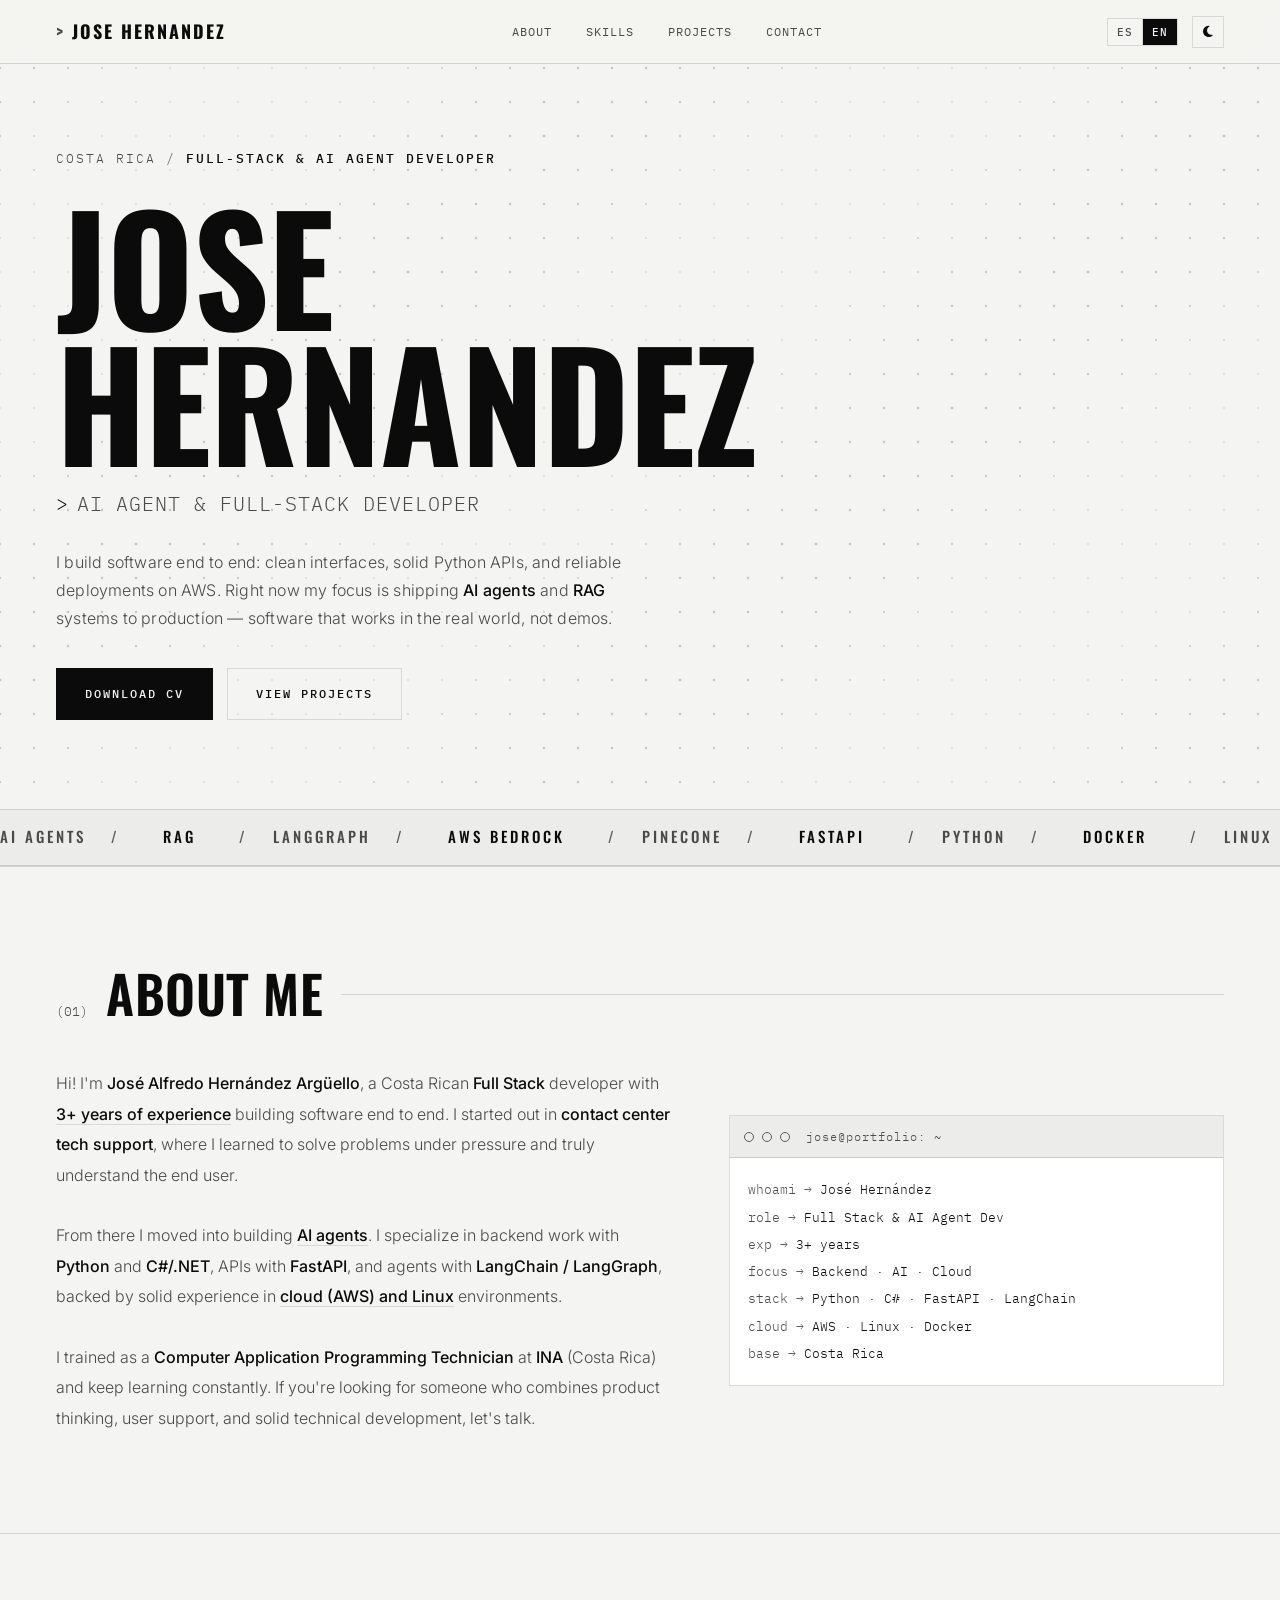
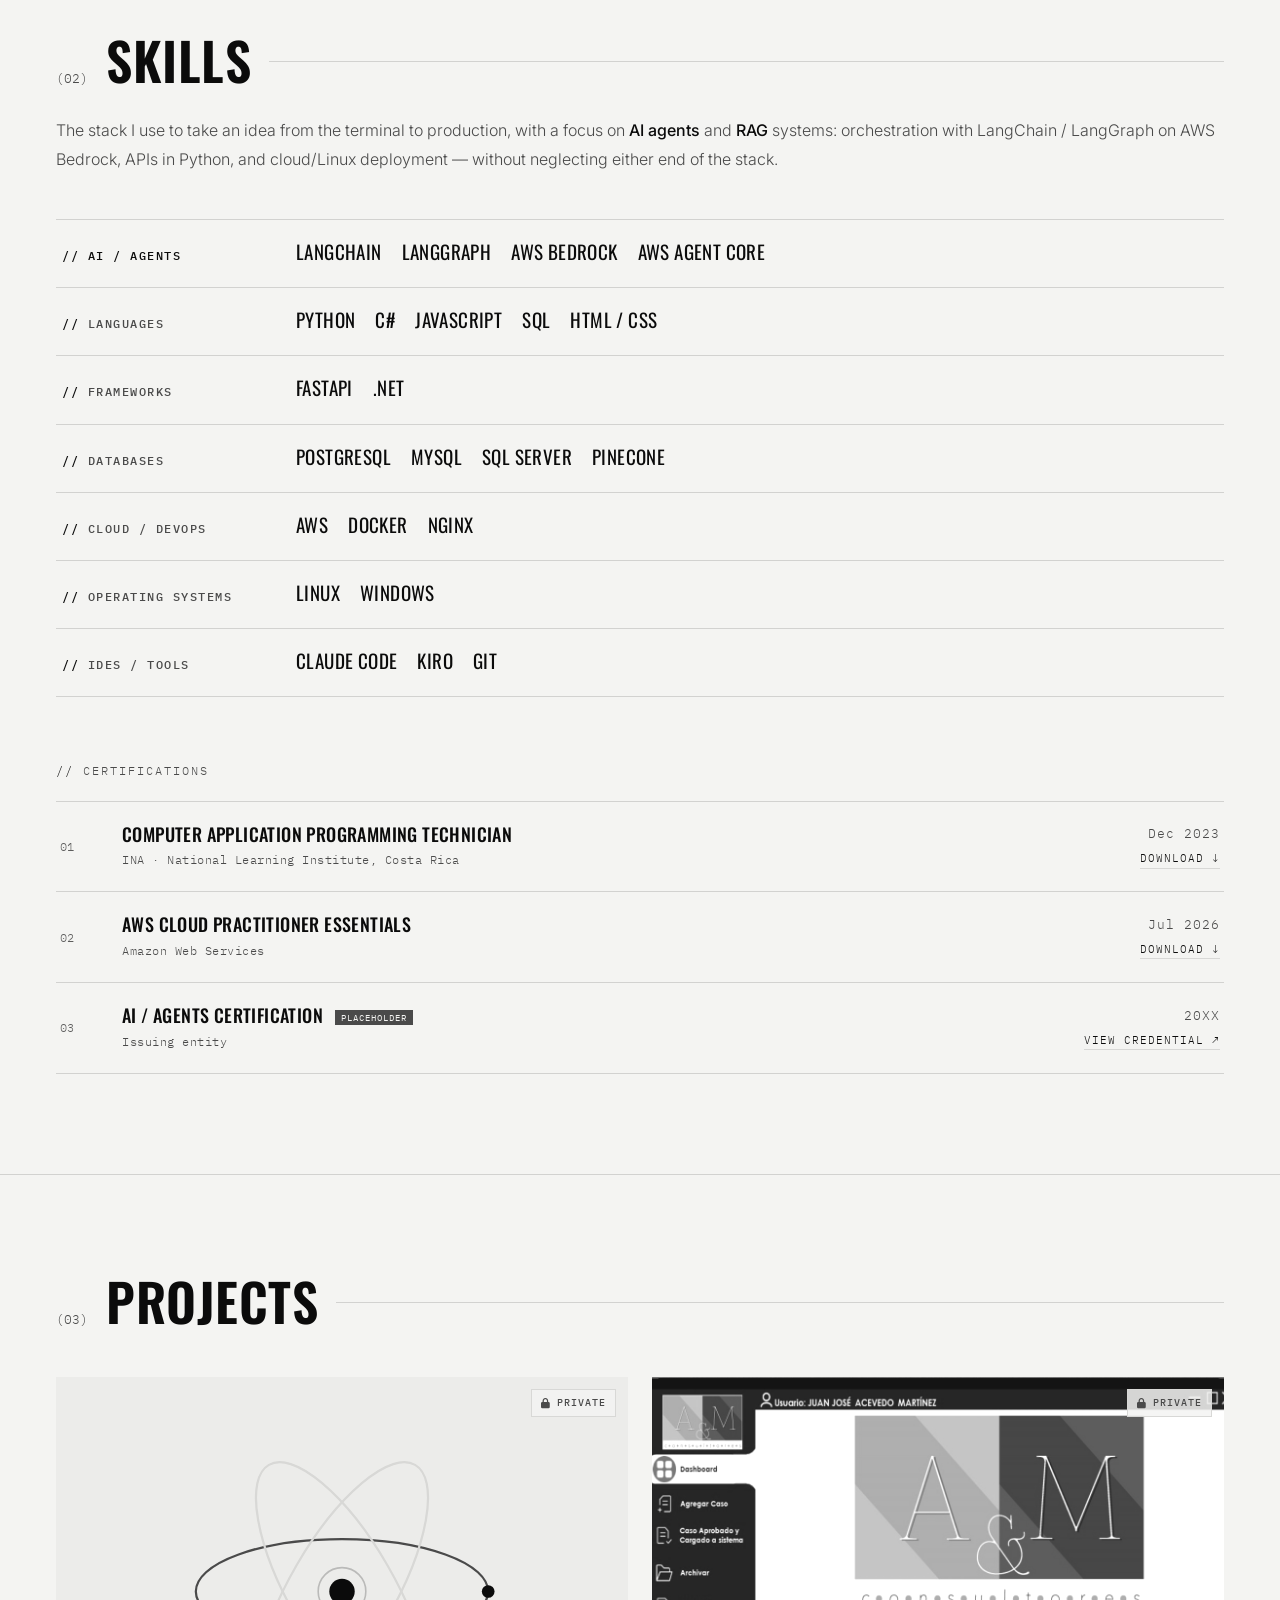
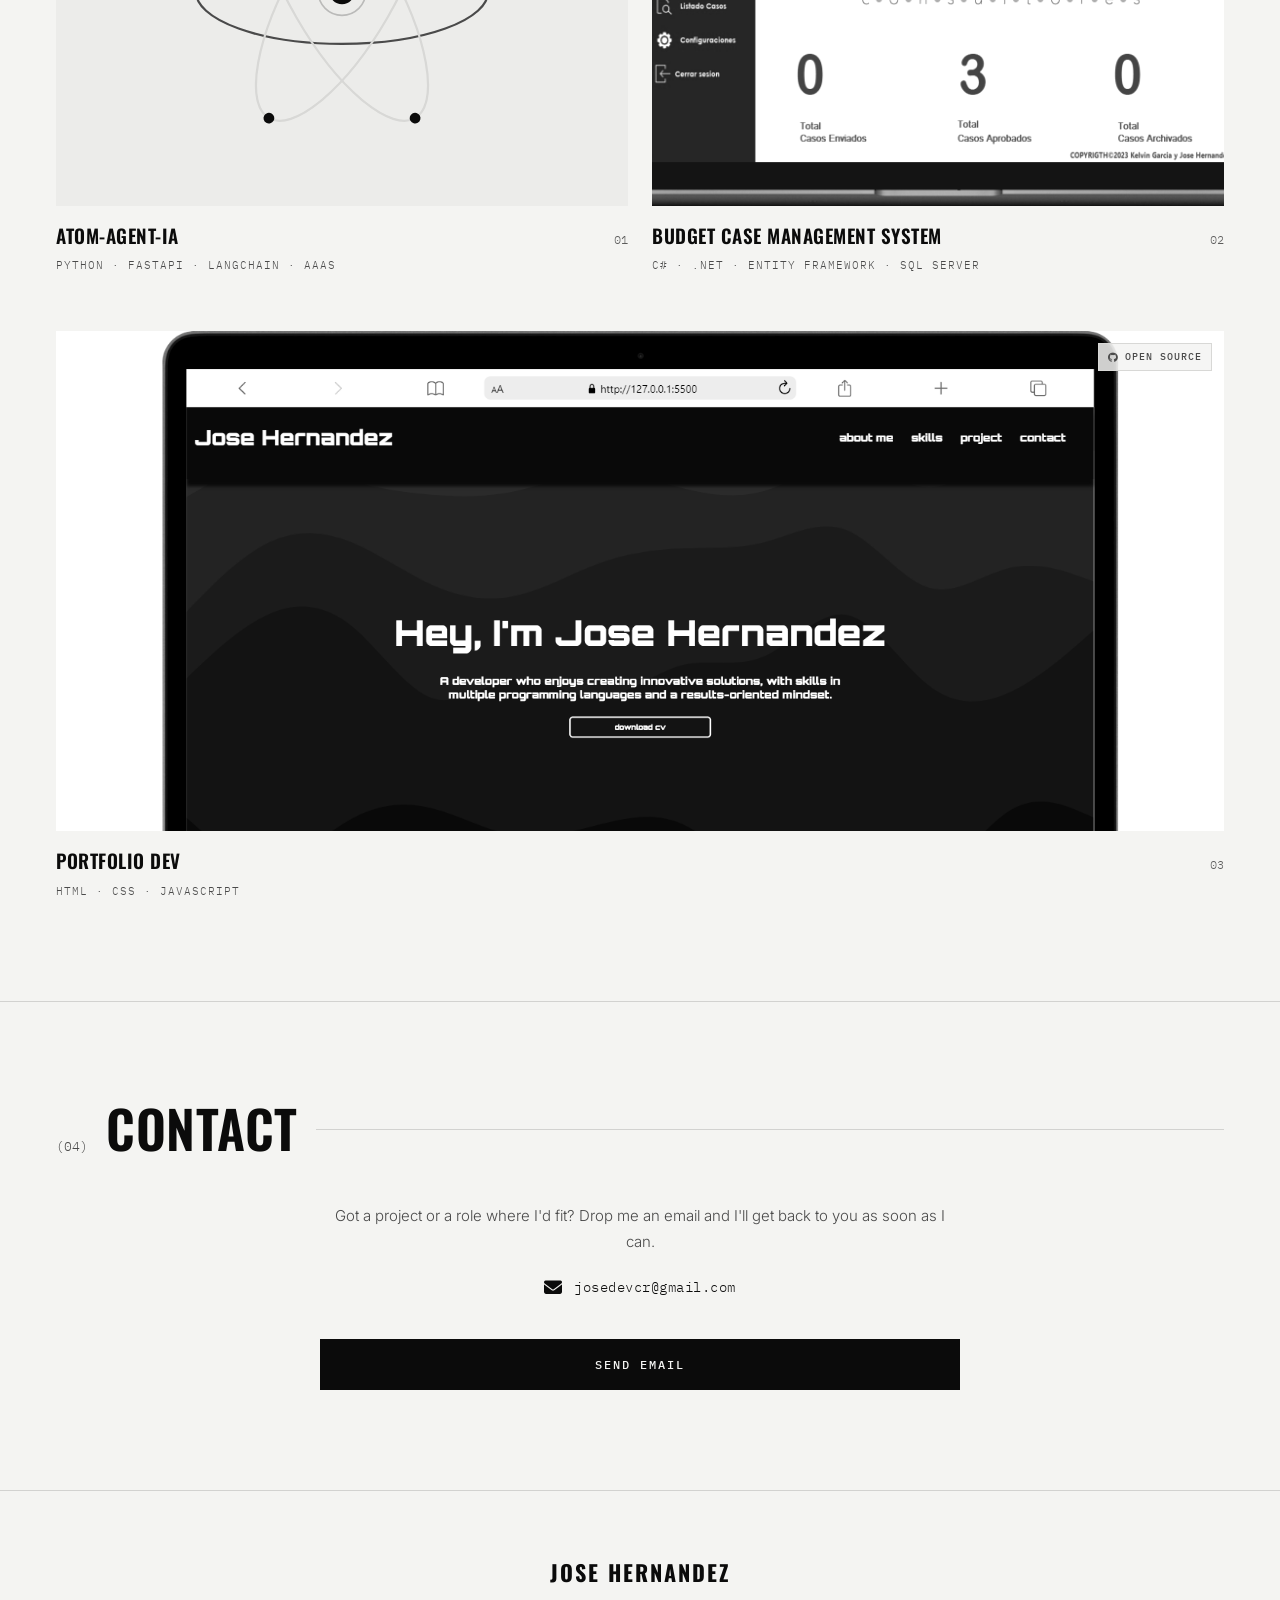
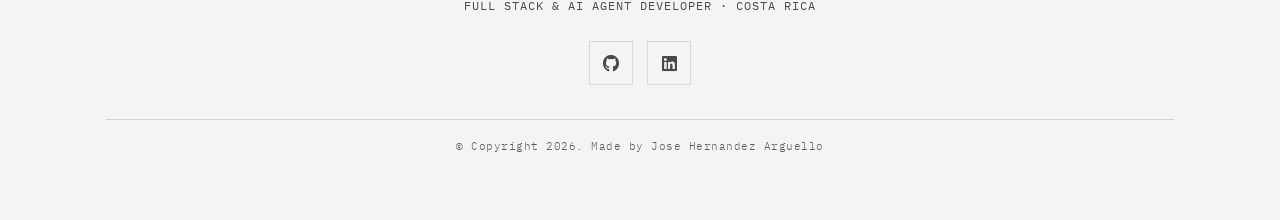
<file: index.html>
<!DOCTYPE html>
<html lang="es">
<head>
    <meta charset="UTF-8">
    <meta name="viewport" content="width=device-width, initial-scale=1.0">
    <meta name="description" data-i18n-attr="content:meta.description"
        content="Portfolio de José Alfredo Hernández Argüello, desarrollador Full Stack de Costa Rica con más de 3 años de experiencia en backend, agentes de IA (LangChain, FastAPI) y cloud.">
    <title>Jose Hernandez · Full Stack &amp; AI Agent Developer</title>
    <meta name="facebook-domain-verification" content="4epdpc0fccqcwlxppf7vlva2r5kch0" />
    <link rel="preconnect" href="https://fonts.googleapis.com">
    <link rel="preconnect" href="https://fonts.gstatic.com" crossorigin>
    <link
        href="https://fonts.googleapis.com/css2?family=Oswald:wght@300;400;500;600;700&family=Inter:wght@300;400;500;600&family=IBM+Plex+Mono:wght@400;500&display=swap"
        rel="stylesheet">
    <link rel="stylesheet" href="CSS/reset.css">
    <link rel="stylesheet" href="https://cdnjs.cloudflare.com/ajax/libs/font-awesome/6.4.0/css/all.min.css"
        integrity="sha512-iecdLmaskl7CVkqkXNQ/ZH/XLlvWZOJyj7Yy7tcenmpD1ypASozpmT/E0iPtmFIB46ZmdtAc9eNBvH0H/ZpiBw=="
        crossorigin="anonymous" referrerpolicy="no-referrer" />
    <link rel="stylesheet" href="https://cdnjs.cloudflare.com/ajax/libs/animate.css/4.1.1/animate.min.css" />
    <link rel="stylesheet" href="CSS/index.css">
    <link rel="icon" href="IMG/dev.png">
    <script>
        (function () {
            var t = localStorage.getItem('theme');
            if (!t) t = window.matchMedia('(prefers-color-scheme: light)').matches ? 'light' : 'dark';
            document.documentElement.setAttribute('data-theme', t);
        })();
    </script>
</head>

<body>
    <header>
        <nav class="nav_font" aria-label="Navegación principal" data-i18n-attr="aria-label:nav.ariaLabel">
            <div class="marca">
                <a href="#home">Jose Hernandez</a>
            </div>
            <ul class="nav_lista" id="nav_lista">
                <li class="nav_item"><a class="hvr-overline-from-center" href="#about_me" data-i18n="nav.about">Sobre Mí</a></li>
                <li class="nav_item"><a class="hvr-overline-from-center" href="#skills" data-i18n="nav.skills">Habilidades</a></li>
                <li class="nav_item"><a class="hvr-overline-from-center" href="#project" data-i18n="nav.projects">Proyectos</a></li>
                <li class="nav_item"><a class="hvr-overline-from-center" href="#contact" data-i18n="nav.contact">Contactos</a></li>
            </ul>
            <div class="nav_tools">
                <div class="lang_switch" role="group" aria-label="Idioma / Language">
                    <button type="button" class="lang_btn" id="lang_es" data-lang="es" aria-current="true">ES</button>
                    <button type="button" class="lang_btn" id="lang_en" data-lang="en">EN</button>
                </div>
                <button type="button" class="theme_toggle" id="theme_toggle" aria-pressed="false"
                    aria-label="Cambiar tema claro / oscuro">
                    <i class="fa-solid fa-sun" aria-hidden="true"></i>
                </button>
                <button type="button" class="checkbtn" id="nav_toggle" aria-expanded="false" aria-controls="nav_lista"
                    aria-label="Abrir menú de navegación" data-i18n-attr="aria-label:nav.openLabel">
                    <i class="fa-solid fa-bars" aria-hidden="true"></i>
                </button>
            </div>
        </nav>
    </header>
    <main id="contenedor_principal">
        <a href="#home" class="to-top" aria-label="Volver arriba" data-i18n-attr="aria-label:toTop.label">
            <i class="fa-solid fa-arrow-up fa-2xl" aria-hidden="true"></i>
        </a>
        <section id="home">
            <canvas id="hero_canvas" class="hero_bg" aria-hidden="true"></canvas>
            <div class="container_presentacion animate__fadeInUp">
                <p class="hero_tag" data-i18n="hero.tag">Costa Rica &nbsp;/&nbsp; <b>Full-Stack &amp; AI Agent Developer</b></p>
                <h1 class="name">Jose<br>Hernandez</h1>
                <p class="hero_role"><span class="prompt">&gt;</span><span data-i18n="hero.role">AI Agent &amp; Full-Stack Developer</span></p>
                <p class="present" data-i18n="hero.present">
                    Construyo software de punta a punta: interfaces claras, APIs sólidas en Python y despliegues
                    confiables en AWS. Hoy mi foco es llevar <b>agentes de IA</b> y sistemas <b>RAG</b> de la idea a
                    producción — software que funciona en el mundo real, no demos.
                </p>
                <div class="hero_actions">
                    <a id="btn_cv"
                        href="https://drive.google.com/file/d/1zOFiI6scH-VWHzkvXR-R9mXrCzrMHuZt/view?usp=sharing"
                        target="_blank" rel="noopener" data-i18n="hero.cvBtn">descargar cv</a>
                    <a class="btn_ghost" href="#project" data-i18n="hero.projectsBtn">ver proyectos</a>
                </div>
            </div>
        </section>
        <div class="ticker" aria-hidden="true">
            <div class="ticker__track">
                AI Agents <b>/</b> <span>RAG</span> <b>/</b> LangGraph <b>/</b> <span>AWS Bedrock</span> <b>/</b> Pinecone
                <b>/</b> <span>FastAPI</span> <b>/</b> Python <b>/</b> <span>Docker</span> <b>/</b> Linux <b>/</b>
                AI Agents <b>/</b> <span>RAG</span> <b>/</b> LangGraph <b>/</b> <span>AWS Bedrock</span> <b>/</b> Pinecone
                <b>/</b> <span>FastAPI</span> <b>/</b> Python <b>/</b> <span>Docker</span> <b>/</b> Linux <b>/</b>
            </div>
        </div>
        <section id="about_me">
            <div class="sec-head">
                <span class="sec-idx">(01)</span>
                <h2 class="titulo" data-i18n="about.sectionTitle">Sobre Mí</h2>
                <span class="sec-rule"></span>
            </div>
            <div class="about_grid">
                <p id="description" data-i18n="about.description">
                    ¡Hola! Soy <strong>José Alfredo Hernández Argüello</strong>, desarrollador <strong>Full
                        Stack</strong> costarricense con <span class="hl">más de 3 años de experiencia</span>
                    construyendo software de extremo a extremo. Empecé brindando <strong>soporte técnico en contact
                        centers</strong>, donde aprendí a resolver problemas bajo presión y a entender de verdad al
                    usuario final.
                    <br><br>
                    Desde ahí evolucioné hacia la creación de <span class="hl">agentes de inteligencia artificial</span>. Me
                    especializo en backend con <strong>Python</strong> y <strong>C#/.NET</strong>, APIs con
                    <strong>FastAPI</strong> y agentes con <strong>LangChain / LangGraph</strong>, apoyado en un amplio
                    conocimiento de entornos <span class="hl">cloud (AWS) y Linux</span>.
                    <br><br>
                    Me formé como <strong>Técnico en Programador de Aplicaciones Informáticas</strong> en el
                    <strong>INA</strong> (Costa Rica) y me mantengo en constante actualización. Si buscás a alguien que
                    combine visión de producto, soporte al usuario y desarrollo técnico sólido, hablemos.
                </p>
                <div class="terminal_card">
                    <div class="terminal_bar">
                        <span class="t_red"></span><span class="t_yellow"></span><span class="t_green"></span>
                        <span class="t_title">jose@portfolio: ~</span>
                    </div>
                    <div class="terminal_body">
                        <div class="row_t"><span class="key">whoami</span><span class="arrow">→</span><span
                                class="val">José Hernández</span></div>
                        <div class="row_t"><span class="key">role</span><span class="arrow">→</span><span
                                class="val">Full Stack &amp; AI Agent Dev</span></div>
                        <div class="row_t"><span class="key">exp</span><span class="arrow">→</span><span class="val"
                                data-i18n="term.exp.value">3+ años</span></div>
                        <div class="row_t"><span class="key">focus</span><span class="arrow">→</span><span
                                class="val" data-i18n="term.focus.value">Backend · IA · Cloud</span></div>
                        <div class="row_t"><span class="key">stack</span><span class="arrow">→</span><span
                                class="val">Python · C# · FastAPI · LangChain</span></div>
                        <div class="row_t"><span class="key">cloud</span><span class="arrow">→</span><span
                                class="val">AWS · Linux · Docker</span></div>
                        <div class="row_t"><span class="key">base</span><span class="arrow">→</span><span
                                class="val">Costa Rica</span></div>
                    </div>
                </div>
            </div>
        </section>
        <section id="skills">
            <div class="sec-head">
                <span class="sec-idx">(02)</span>
                <h2 class="titulo" data-i18n="skills.sectionTitle">Habilidades</h2>
                <span class="sec-rule"></span>
            </div>
            <p id="description_skills" data-i18n="skills.description">
                Stack con el que llevo una idea de la terminal a producción, con foco en <b>agentes de IA</b> y
                sistemas <b>RAG</b>: orquestación con LangChain / LangGraph sobre AWS Bedrock, APIs en Python y
                despliegue en cloud y Linux — sin descuidar el backend y el frontend de extremo a extremo.
            </p>
            <dl class="stack-list">
                <div class="stack-row hot">
                    <dt data-i18n="skills.category.ai">IA / Agentes</dt>
                    <dd>
                        <span>LangChain</span><span>LangGraph</span><span>AWS Bedrock</span><span>AWS Agent Core</span>
                    </dd>
                </div>
                <div class="stack-row">
                    <dt data-i18n="skills.category.langs">Lenguajes</dt>
                    <dd>
                        <span>Python</span><span>C#</span><span>JavaScript</span><span>SQL</span><span>HTML / CSS</span>
                    </dd>
                </div>
                <div class="stack-row">
                    <dt data-i18n="skills.category.frameworks">Frameworks</dt>
                    <dd><span>FastAPI</span><span>.NET</span></dd>
                </div>
                <div class="stack-row">
                    <dt data-i18n="skills.category.databases">Bases de datos</dt>
                    <dd><span>PostgreSQL</span><span>MySQL</span><span>SQL Server</span><span>Pinecone</span></dd>
                </div>
                <div class="stack-row">
                    <dt data-i18n="skills.category.cloud">Cloud / DevOps</dt>
                    <dd><span>AWS</span><span>Docker</span><span>Nginx</span></dd>
                </div>
                <div class="stack-row">
                    <dt data-i18n="skills.category.os">Sistemas Operativos</dt>
                    <dd><span>Linux</span><span>Windows</span></dd>
                </div>
                <div class="stack-row">
                    <dt data-i18n="skills.category.tools">IDEs / Herramientas</dt>
                    <dd><span>Claude Code</span><span>Kiro</span><span>Git</span></dd>
                </div>
            </dl>

            <h3 class="certs_title" data-i18n="certs.title">Certificaciones</h3>
            <ul class="certs">
                <li class="cert">
                    <span class="cert__idx">01</span>
                    <div class="cert__main">
                        <span class="cert__name" data-i18n="cert.ina.name">Técnico en Programador de Aplicaciones Informáticas</span>
                        <span class="cert__issuer" data-i18n="cert.ina.issuer">INA · Instituto Nacional de Aprendizaje, Costa Rica</span>
                    </div>
                    <div class="cert__side">
                        <span class="cert__date" data-i18n="cert.ina.date">Dic 2023</span>
                        <a class="cert__cred" href="certs/ina-programador-aplicaciones-informaticas-2023.pdf"
                            download aria-label="Descargar certificación del INA (PDF)"
                            data-i18n="cert.download" data-i18n-attr="aria-label:cert.ina.downloadLabel">descargar ↓</a>
                    </div>
                </li>
                <li class="cert">
                    <span class="cert__idx">02</span>
                    <div class="cert__main">
                        <span class="cert__name" data-i18n="cert.aws.name">AWS Cloud Practitioner Essentials</span>
                        <span class="cert__issuer" data-i18n="cert.aws.issuer">Amazon Web Services</span>
                    </div>
                    <div class="cert__side">
                        <span class="cert__date" data-i18n="cert.aws.date">Jul 2026</span>
                        <a class="cert__cred" href="certs/aws-cloud-practitioner-essentials-2026.pdf"
                            download aria-label="Descargar certificación de AWS (PDF)"
                            data-i18n="cert.download" data-i18n-attr="aria-label:cert.aws.downloadLabel">descargar ↓</a>
                    </div>
                </li>
                <li class="cert is-placeholder">
                    <span class="cert__idx">03</span>
                    <div class="cert__main">
                        <span class="cert__name" data-i18n="cert.placeholder.name">Certificación IA / Agentes <span class="ph">placeholder</span></span>
                        <span class="cert__issuer" data-i18n="cert.placeholder.issuer">Entidad emisora</span>
                    </div>
                    <div class="cert__side">
                        <span class="cert__date" data-i18n="cert.placeholder.date">20XX</span>
                        <a class="cert__cred" href="#" aria-label="Ver credencial (placeholder)"
                            data-i18n="cert.viewCredential" data-i18n-attr="aria-label:cert.placeholder.label">ver credencial ↗</a>
                    </div>
                </li>
            </ul>
        </section>
        <section id="project">
            <div class="sec-head">
                <span class="sec-idx">(03)</span>
                <h2 class="titulo" data-i18n="projects.sectionTitle">Proyectos</h2>
                <span class="sec-rule"></span>
            </div>
            <div class="projects_grid">

                <a class="gallery_item" href="projects/atom-agent-ia/index.html"
                    data-i18n-project-link="atom-agent-ia">
                    <div class="gallery_media is-anim">
                        <svg class="atom-anim" viewBox="0 0 360 200" xmlns="http://www.w3.org/2000/svg" role="img"
                            focusable="false"
                            aria-label="Núcleo de un agente de IA con electrones orbitando — atom-agent-ia (Agent as a Service)">
                            <circle class="aai-pulse" cx="180" cy="100" r="28" />
                            <circle class="aai-pulse p2" cx="180" cy="100" r="28" />
                            <g class="aai-spin aai-o1">
                                <ellipse class="aai-orbit hi" cx="180" cy="100" rx="92" ry="33" />
                                <circle class="aai-electron" cx="272" cy="100" r="4" />
                            </g>
                            <g class="aai-spin aai-o2">
                                <ellipse class="aai-orbit" cx="180" cy="100" rx="92" ry="33" />
                                <circle class="aai-electron" cx="272" cy="100" r="3.4" />
                            </g>
                            <g class="aai-spin aai-o3">
                                <ellipse class="aai-orbit" cx="180" cy="100" rx="92" ry="33" />
                                <circle class="aai-electron" cx="272" cy="100" r="3.4" />
                            </g>
                            <circle class="aai-halo" cx="180" cy="100" r="15" />
                            <circle class="aai-core" cx="180" cy="100" r="8" />
                        </svg>
                        <span class="gallery_badge"><i class="fa-solid fa-lock" aria-hidden="true"></i> <span
                                data-i18n="proj.atom.private">Privado</span></span>
                    </div>
                    <div class="gallery_caption">
                        <div class="gallery_titlerow">
                            <h3 class="gallery_title" data-i18n="proj.atom.title">atom-agent-ia</h3>
                            <span class="gallery_arrow" aria-hidden="true">→</span>
                            <span class="gallery_idx" aria-hidden="true">01</span>
                        </div>
                        <p class="gallery_meta">Python · FastAPI · LangChain · AaaS</p>
                    </div>
                </a>

                <a class="gallery_item" href="projects/gestion-casos-presupuestarios/index.html"
                    data-i18n-project-link="gestion-casos-presupuestarios">
                    <div class="gallery_media">
                        <img src="IMG/gestion-casos-presupuestarios-cover.png"
                            alt="Dashboard del sistema de Gestión de Casos Presupuestarios de A y M Consultores">
                        <span class="gallery_badge"><i class="fa-solid fa-lock" aria-hidden="true"></i> <span
                                data-i18n="proj.casos.private">Privado</span></span>
                    </div>
                    <div class="gallery_caption">
                        <div class="gallery_titlerow">
                            <h3 class="gallery_title" data-i18n="proj.casos.title">Gestión de Casos Presupuestarios</h3>
                            <span class="gallery_arrow" aria-hidden="true">→</span>
                            <span class="gallery_idx" aria-hidden="true">02</span>
                        </div>
                        <p class="gallery_meta">C# · .NET · Entity Framework · SQL Server</p>
                    </div>
                </a>

                <a class="gallery_item gallery_item--wide" href="projects/portfolio-dev/index.html"
                    data-i18n-project-link="portfolio-dev">
                    <div class="gallery_media">
                        <img src="IMG/portfolio-dev-cover.png" alt="Vista de escritorio del portfolio de Jose Hernandez">
                        <span class="gallery_badge"><i class="fa-brands fa-github" aria-hidden="true"></i> <span
                                data-i18n="proj.portfolio.badge">Open Source</span></span>
                    </div>
                    <div class="gallery_caption">
                        <div class="gallery_titlerow">
                            <h3 class="gallery_title" data-i18n="proj.portfolio.title">Portfolio Dev</h3>
                            <span class="gallery_arrow" aria-hidden="true">→</span>
                            <span class="gallery_idx" aria-hidden="true">03</span>
                        </div>
                        <p class="gallery_meta">HTML · CSS · JavaScript</p>
                    </div>
                </a>

            </div>
        </section>
        <section id="contact">
            <div class="sec-head">
                <span class="sec-idx">(04)</span>
                <h2 class="titulo" data-i18n="contact.sectionTitle">Contacto</h2>
                <span class="sec-rule"></span>
            </div>
            <div class="contact_inner">
                <p class="contact_lead" data-i18n="contact.lead">¿Tienes un proyecto o una vacante donde encaje? Escríbeme y te
                    responderé a la brevedad posible.</p>
                <div class="contact_mail">
                    <i class="fa-solid fa-envelope" aria-hidden="true"></i>
                    <span>josedevcr@gmail.com</span>
                </div>
                <a class="contact_btn" href="mailto:josedevcr@gmail.com" data-i18n="contact.mailBtn">Enviar correo</a>
            </div>
        </section>
    </main>
    <footer>
        <div class="footer_inner">
            <p class="footer_name">Jose Hernandez</p>
            <p class="footer_tagline" data-i18n="footer.tagline">Full Stack &amp; AI Agent Developer · Costa Rica</p>
            <div class="footer_socials">
                <a href="https://github.com/joseaha" aria-label="GitHub" class="footer_social_link">
                    <i class="fa-brands fa-github" aria-hidden="true"></i>
                </a>
                <a href="https://www.linkedin.com/in/jose-alfredo-hernandez-arguello-jaha" aria-label="LinkedIn"
                    class="footer_social_link">
                    <i class="fa-brands fa-linkedin" aria-hidden="true"></i>
                </a>
            </div>
            <hr class="footer_hr">
            <p class="footer_copy" data-i18n="footer.copy">© Copyright 2026. Hecho por Jose Hernandez Arguello</p>
        </div>
    </footer>
</body>
<script src="JS/i18n.js"></script>
<script src="JS/theme.js"></script>
<script src="JS/index.js"></script>

</html>
</file>
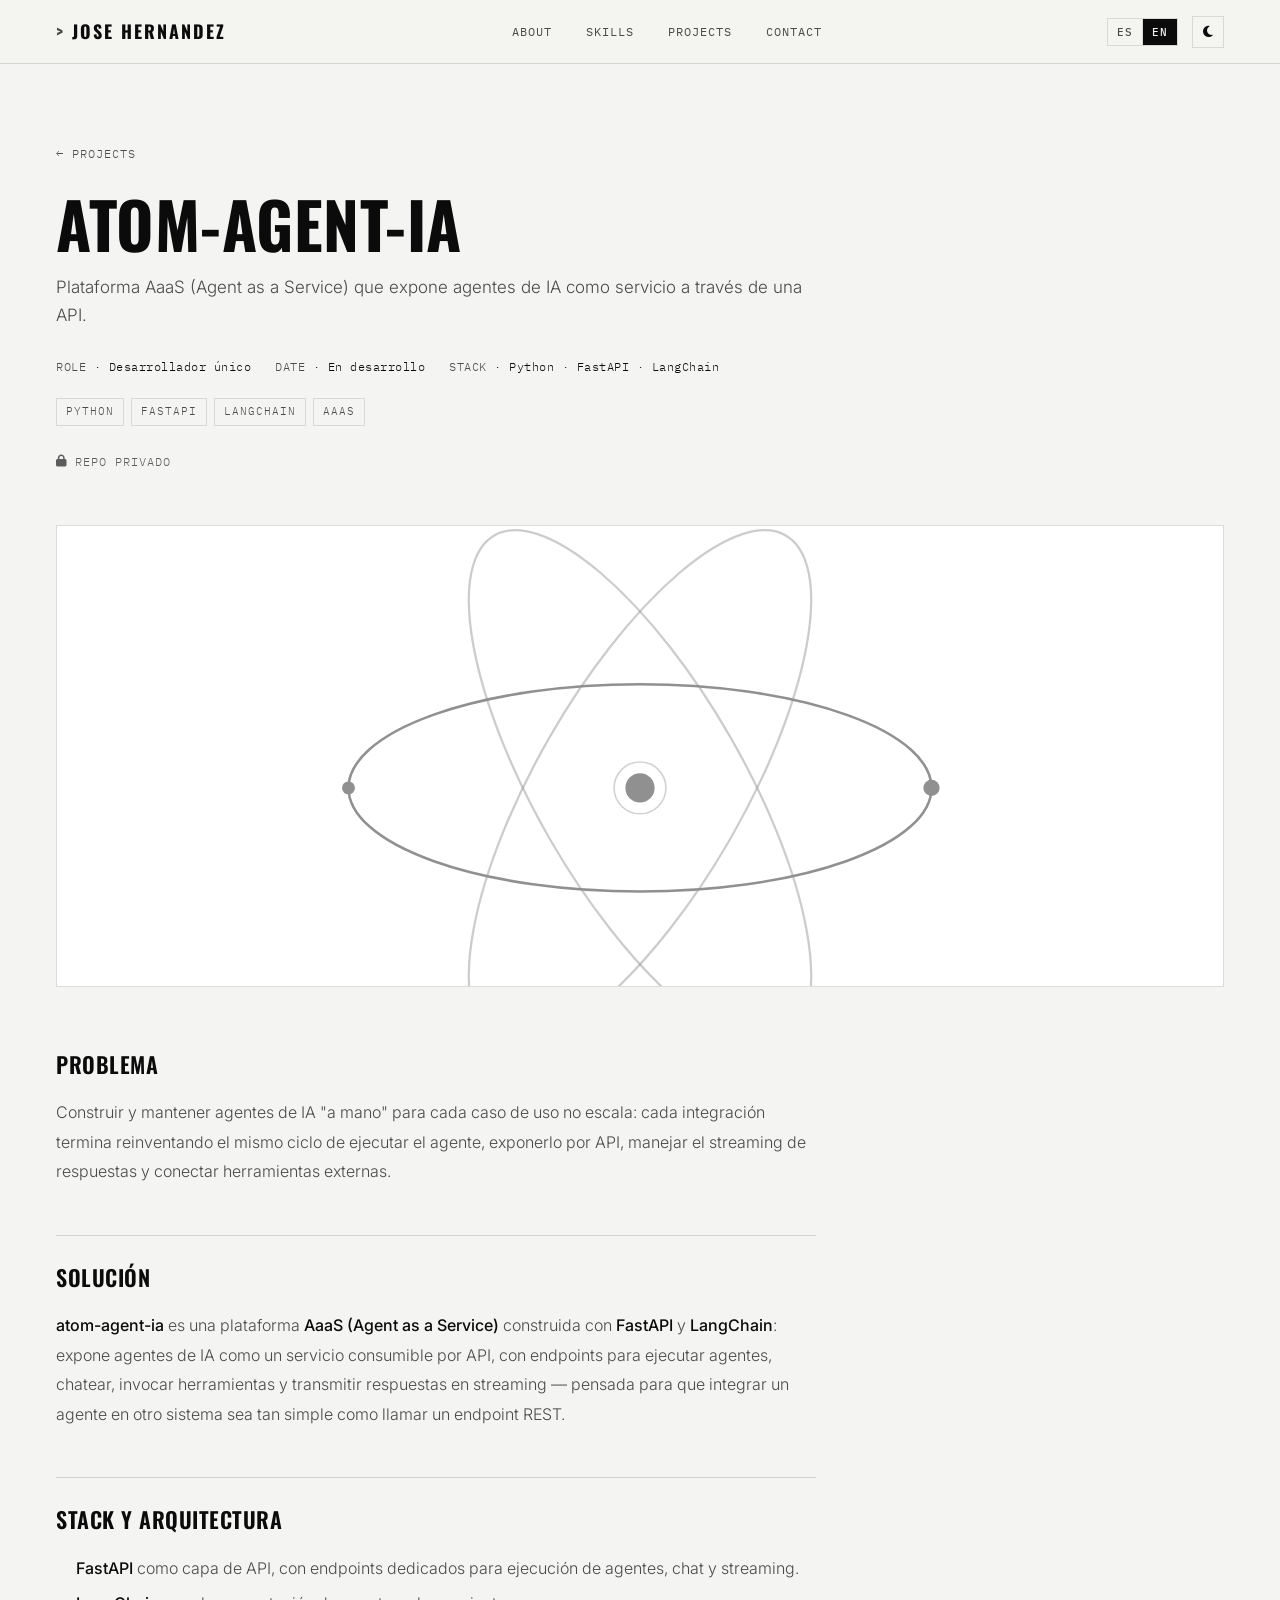
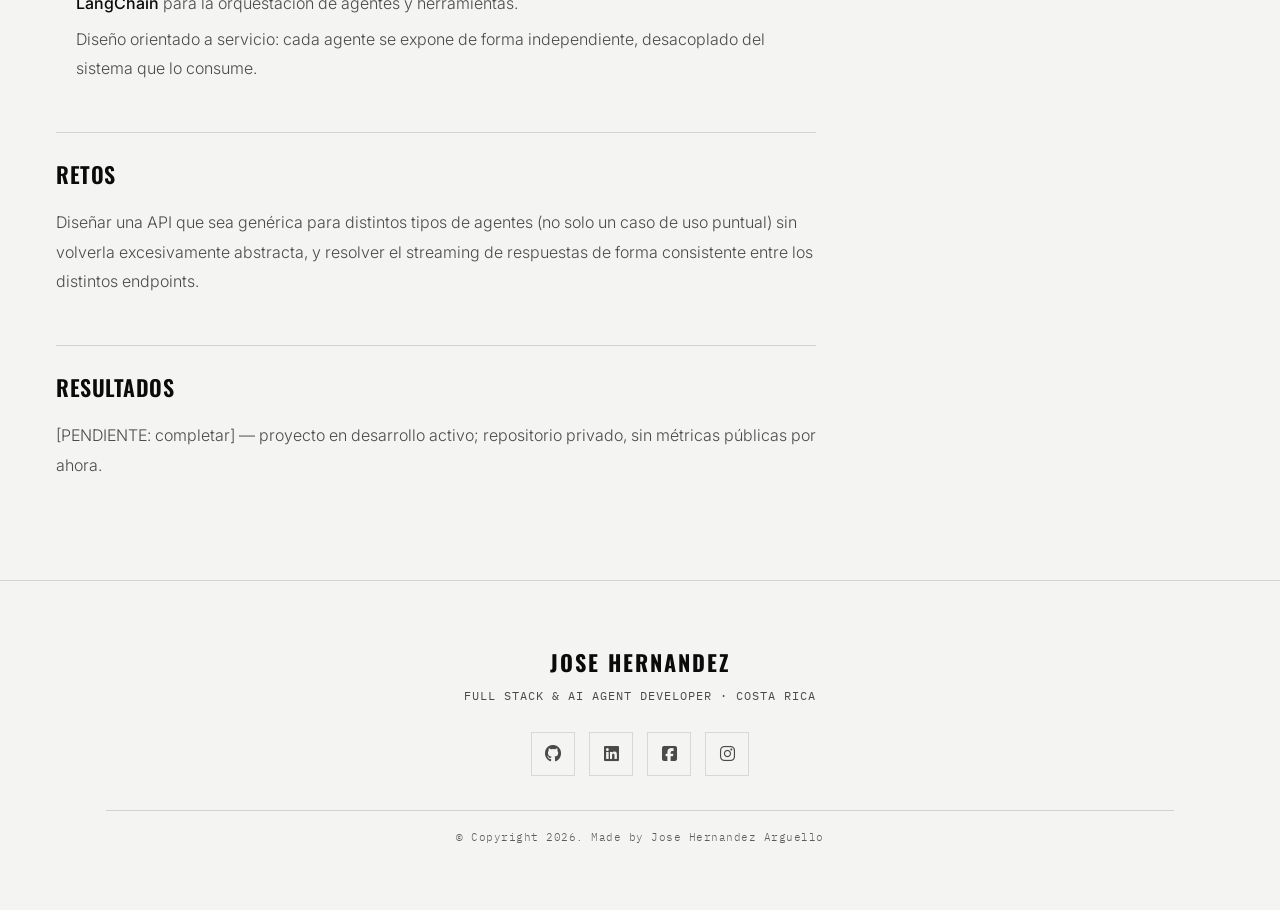
<file: projects/atom-agent-ia/index.html>
<!DOCTYPE html>
<html lang="es">
<head>
    <meta charset="UTF-8">
    <meta name="viewport" content="width=device-width, initial-scale=1.0">
    <meta name="description" content="Plataforma AaaS (Agent as a Service) que expone agentes de IA como servicio a través de una API.">
    <title>atom-agent-ia · Jose Hernandez</title>
    <link rel="preconnect" href="https://fonts.googleapis.com">
    <link rel="preconnect" href="https://fonts.gstatic.com" crossorigin>
    <link
        href="https://fonts.googleapis.com/css2?family=Oswald:wght@300;400;500;600;700&family=Inter:wght@300;400;500;600&family=IBM+Plex+Mono:wght@400;500&display=swap"
        rel="stylesheet">
    <link rel="stylesheet" href="/CSS/reset.css">
    <link rel="stylesheet" href="https://cdnjs.cloudflare.com/ajax/libs/font-awesome/6.4.0/css/all.min.css"
        integrity="sha512-iecdLmaskl7CVkqkXNQ/ZH/XLlvWZOJyj7Yy7tcenmpD1ypASozpmT/E0iPtmFIB46ZmdtAc9eNBvH0H/ZpiBw=="
        crossorigin="anonymous" referrerpolicy="no-referrer" />
    <link rel="stylesheet" href="https://cdnjs.cloudflare.com/ajax/libs/animate.css/4.1.1/animate.min.css" />
    <link rel="stylesheet" href="/CSS/index.css">
    <link rel="stylesheet" href="/CSS/project.css">
    <link rel="icon" href="/IMG/dev.png">
    <script>
        (function () {
            var t = localStorage.getItem('theme');
            if (!t) t = window.matchMedia('(prefers-color-scheme: light)').matches ? 'light' : 'dark';
            document.documentElement.setAttribute('data-theme', t);
        })();
    </script>
</head>

<body data-project-page="atom-agent-ia">
    <header>
        <nav class="nav_font" aria-label="Navegación principal" data-i18n-attr="aria-label:nav.ariaLabel">
            <div class="marca">
                <a href="/index.html#home">Jose Hernandez</a>
            </div>
            <ul class="nav_lista" id="nav_lista">
                <li class="nav_item"><a class="hvr-overline-from-center" href="/index.html#about_me" data-i18n="nav.about">Sobre Mí</a></li>
                <li class="nav_item"><a class="hvr-overline-from-center" href="/index.html#skills" data-i18n="nav.skills">Habilidades</a></li>
                <li class="nav_item"><a class="hvr-overline-from-center" href="/index.html#project" data-i18n="nav.projects">Proyectos</a></li>
                <li class="nav_item"><a class="hvr-overline-from-center" href="/index.html#contact" data-i18n="nav.contact">Contactos</a></li>
            </ul>
            <div class="nav_tools">
                <div class="lang_switch" role="group" aria-label="Idioma / Language">
                    <button type="button" class="lang_btn" id="lang_es" data-lang="es" aria-current="true">ES</button>
                    <button type="button" class="lang_btn" id="lang_en" data-lang="en" aria-current="false">EN</button>
                </div>
                <button type="button" class="theme_toggle" id="theme_toggle" aria-pressed="false"
                    aria-label="Cambiar tema claro / oscuro">
                    <i class="fa-solid fa-sun" aria-hidden="true"></i>
                </button>
                <button type="button" class="checkbtn" id="nav_toggle" aria-expanded="false" aria-controls="nav_lista"
                    aria-label="Abrir menú de navegación" data-i18n-attr="aria-label:nav.openLabel">
                    <i class="fa-solid fa-bars" aria-hidden="true"></i>
                </button>
            </div>
        </nav>
    </header>
    <main id="contenedor_principal">
        <a href="#top" class="to-top" aria-label="Volver arriba" data-i18n-attr="aria-label:toTop.label">
            <i class="fa-solid fa-arrow-up fa-2xl" aria-hidden="true"></i>
        </a>
        <article class="project_detail" id="top">
            <div class="project_detail_head">
                <a class="back_link" href="/index.html#project" data-i18n="projects.backLink">← Proyectos</a>
                <h1 class="project_detail_title">atom-agent-ia</h1>
                <p class="project_detail_subtitle">Plataforma AaaS (Agent as a Service) que expone agentes de IA como servicio a través de una API.</p>
                <div class="project_detail_meta">
                    <span><span class="meta_key" data-i18n="projectDetail.role">Rol</span> · Desarrollador único</span>
                    <span><span class="meta_key" data-i18n="projectDetail.date">Fecha</span> · En desarrollo</span>
                    <span><span class="meta_key" data-i18n="projectDetail.stack">Stack</span> · Python · FastAPI · LangChain</span>
                </div>
                <div class="project_tags"><span>Python</span><span>FastAPI</span><span>LangChain</span><span>AaaS</span></div>
                <div class="project_detail_links"><span class="project_private"><i class="fa-solid fa-lock"></i> Repo privado</span></div>
            </div>
            <div class="project_detail_cover">
                <img src="/IMG/atom-agent-ia-cover.svg" alt="atom-agent-ia">
            </div>
            <div class="project_detail_body"><h2>Problema</h2>
<p>Construir y mantener agentes de IA "a mano" para cada caso de uso no escala: cada integración termina reinventando el mismo ciclo de ejecutar el agente, exponerlo por API, manejar el streaming de respuestas y conectar herramientas externas.</p>
<h2>Solución</h2>
<p><strong>atom-agent-ia</strong> es una plataforma <strong>AaaS (Agent as a Service)</strong> construida con <strong>FastAPI</strong> y <strong>LangChain</strong>: expone agentes de IA como un servicio consumible por API, con endpoints para ejecutar agentes, chatear, invocar herramientas y transmitir respuestas en streaming — pensada para que integrar un agente en otro sistema sea tan simple como llamar un endpoint REST.</p>
<h2>Stack y arquitectura</h2>
<ul>
<li><strong>FastAPI</strong> como capa de API, con endpoints dedicados para ejecución de agentes, chat y streaming.</li>
<li><strong>LangChain</strong> para la orquestación de agentes y herramientas.</li>
<li>Diseño orientado a servicio: cada agente se expone de forma independiente, desacoplado del sistema que lo consume.</li>
</ul>
<h2>Retos</h2>
<p>Diseñar una API que sea genérica para distintos tipos de agentes (no solo un caso de uso puntual) sin volverla excesivamente abstracta, y resolver el streaming de respuestas de forma consistente entre los distintos endpoints.</p>
<h2>Resultados</h2>
<p>[PENDIENTE: completar] — proyecto en desarrollo activo; repositorio privado, sin métricas públicas por ahora.</p>
</div>
        </article>
    </main>
    <footer>
        <div class="footer_inner">
            <p class="footer_name">Jose Hernandez</p>
            <p class="footer_tagline" data-i18n="footer.tagline">Full Stack &amp; AI Agent Developer · Costa Rica</p>
            <div class="footer_socials">
                <a href="https://github.com/joseaha" aria-label="GitHub" class="footer_social_link">
                    <i class="fa-brands fa-github" aria-hidden="true"></i>
                </a>
                <a href="https://www.linkedin.com/in/jose-alfredo-hernandez-arguello-jaha" aria-label="LinkedIn"
                    class="footer_social_link">
                    <i class="fa-brands fa-linkedin" aria-hidden="true"></i>
                </a>
                <a href="https://www.facebook.com/jose.jh.jaha" aria-label="Facebook" class="footer_social_link">
                    <i class="fa-brands fa-square-facebook" aria-hidden="true"></i>
                </a>
                <a href="https://www.instagram.com/jose_hernandezupa/" aria-label="Instagram"
                    class="footer_social_link">
                    <i class="fa-brands fa-instagram" aria-hidden="true"></i>
                </a>
            </div>
            <hr class="footer_hr">
            <p class="footer_copy" data-i18n="footer.copy">© Copyright 2026. Hecho por Jose Hernandez Arguello</p>
        </div>
    </footer>
</body>
<script src="/JS/i18n.js"></script>
<script src="/JS/theme.js"></script>
<script src="/JS/index.js"></script>

</html>
</file>
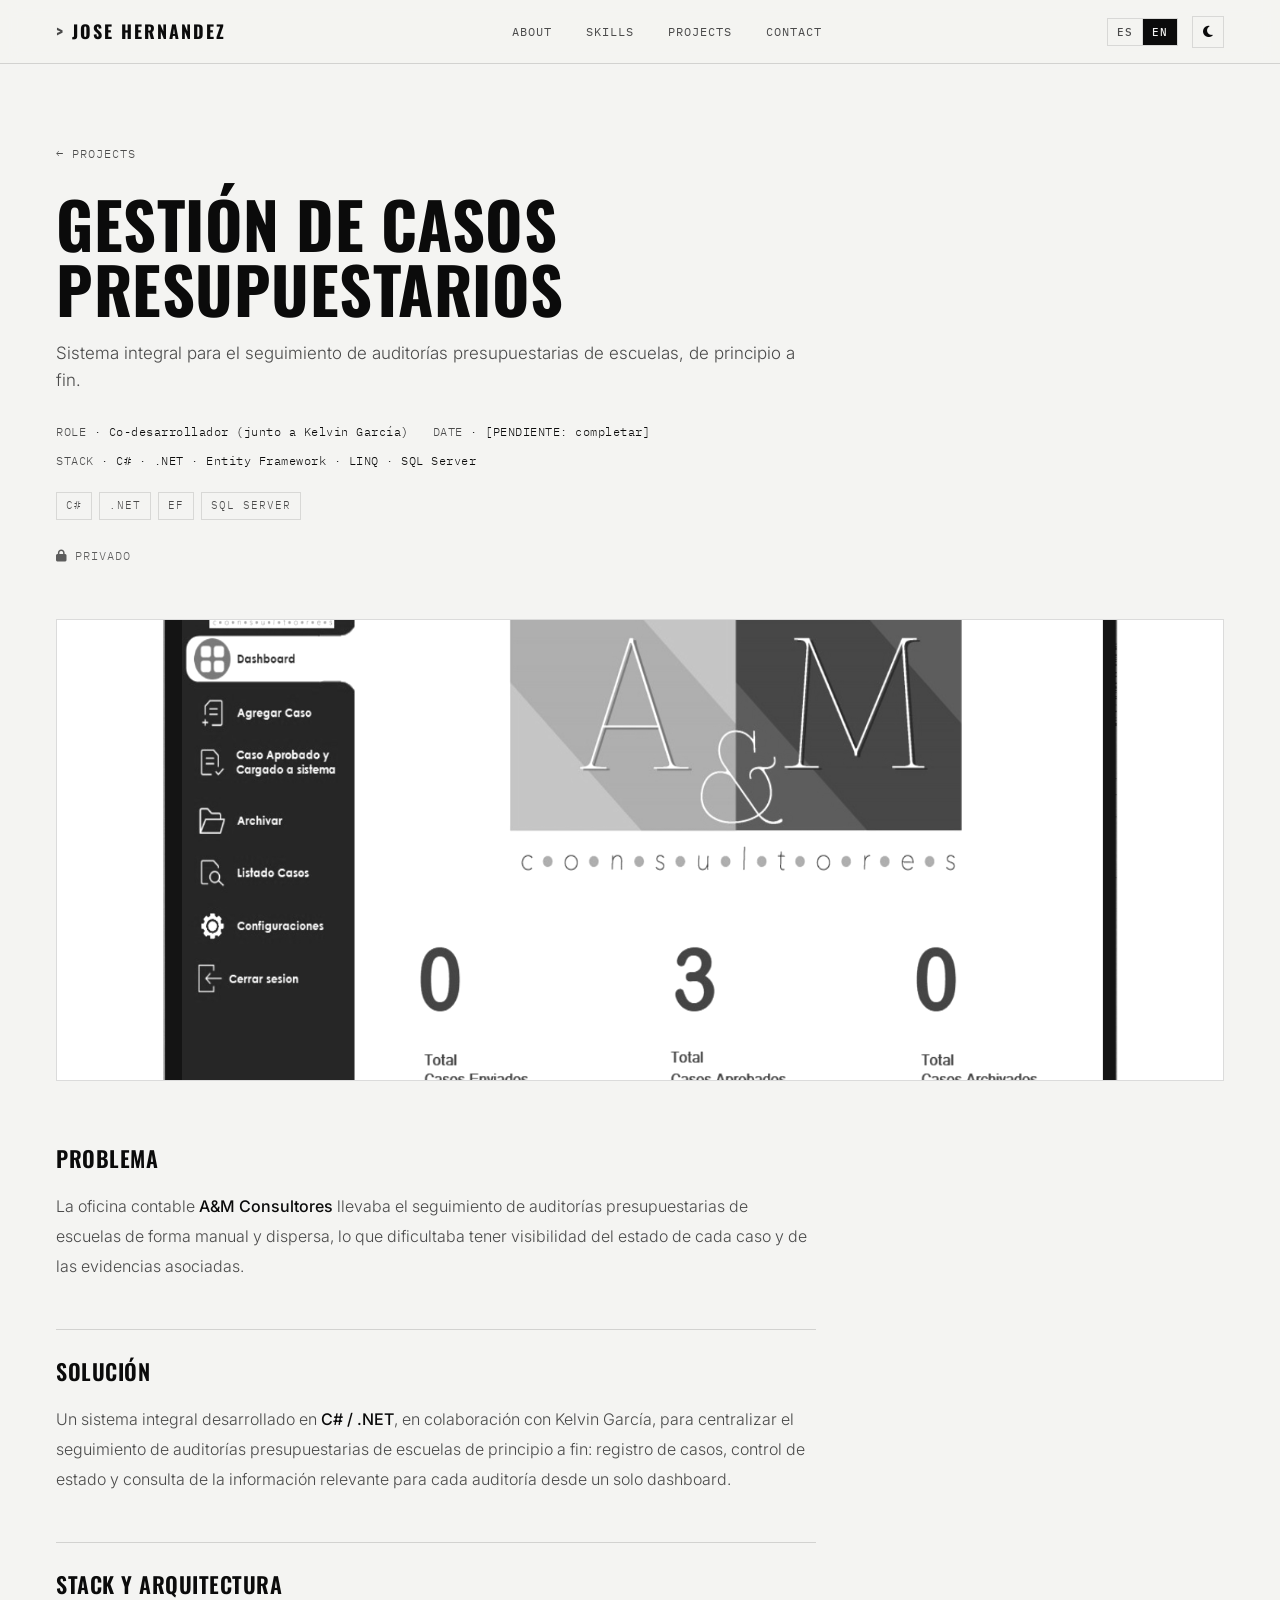
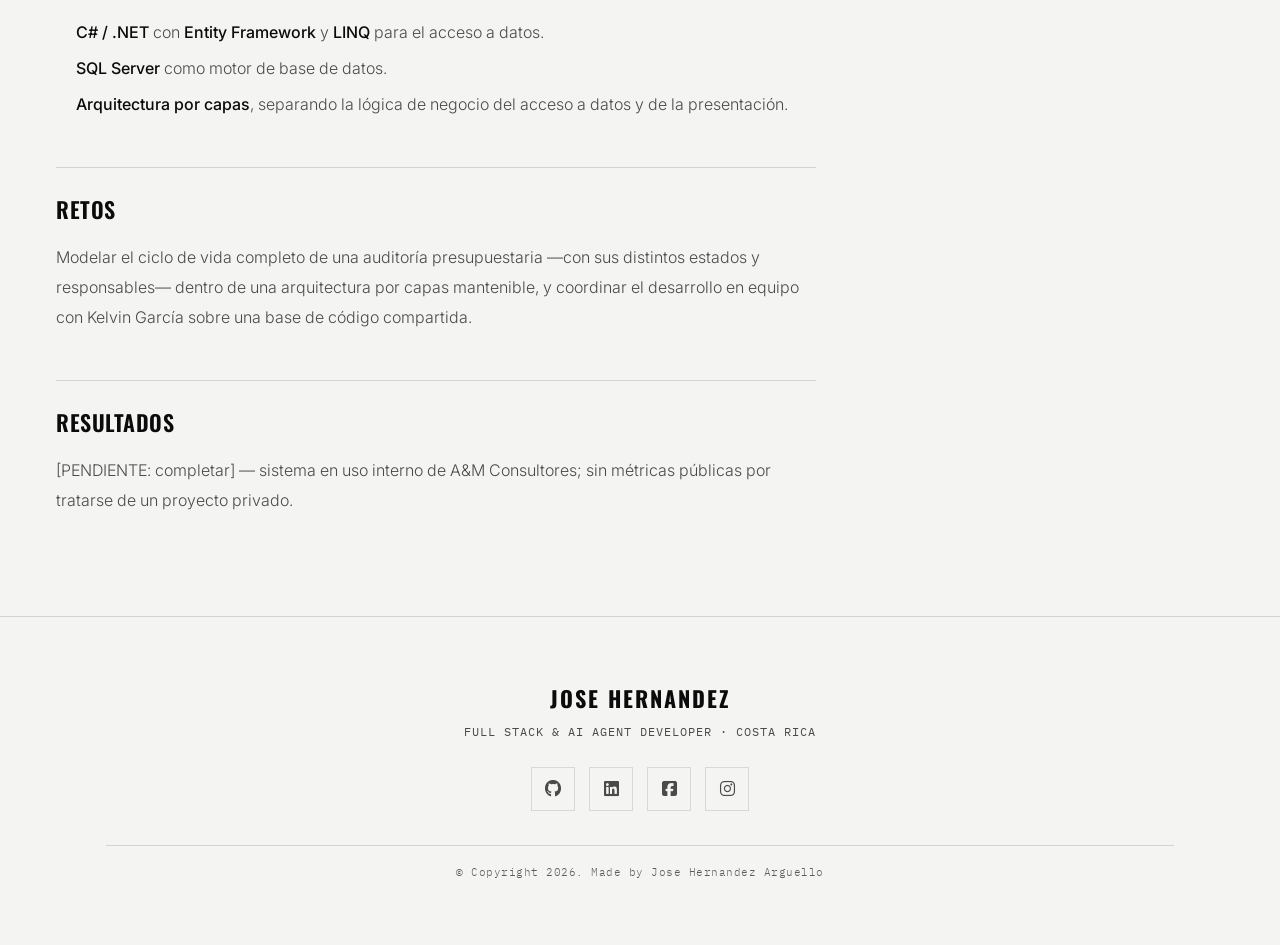
<file: projects/gestion-casos-presupuestarios/index.html>
<!DOCTYPE html>
<html lang="es">
<head>
    <meta charset="UTF-8">
    <meta name="viewport" content="width=device-width, initial-scale=1.0">
    <meta name="description" content="Sistema integral para el seguimiento de auditorías presupuestarias de escuelas, de principio a fin.">
    <title>Gestión de Casos Presupuestarios · Jose Hernandez</title>
    <link rel="preconnect" href="https://fonts.googleapis.com">
    <link rel="preconnect" href="https://fonts.gstatic.com" crossorigin>
    <link
        href="https://fonts.googleapis.com/css2?family=Oswald:wght@300;400;500;600;700&family=Inter:wght@300;400;500;600&family=IBM+Plex+Mono:wght@400;500&display=swap"
        rel="stylesheet">
    <link rel="stylesheet" href="/CSS/reset.css">
    <link rel="stylesheet" href="https://cdnjs.cloudflare.com/ajax/libs/font-awesome/6.4.0/css/all.min.css"
        integrity="sha512-iecdLmaskl7CVkqkXNQ/ZH/XLlvWZOJyj7Yy7tcenmpD1ypASozpmT/E0iPtmFIB46ZmdtAc9eNBvH0H/ZpiBw=="
        crossorigin="anonymous" referrerpolicy="no-referrer" />
    <link rel="stylesheet" href="https://cdnjs.cloudflare.com/ajax/libs/animate.css/4.1.1/animate.min.css" />
    <link rel="stylesheet" href="/CSS/index.css">
    <link rel="stylesheet" href="/CSS/project.css">
    <link rel="icon" href="/IMG/dev.png">
    <script>
        (function () {
            var t = localStorage.getItem('theme');
            if (!t) t = window.matchMedia('(prefers-color-scheme: light)').matches ? 'light' : 'dark';
            document.documentElement.setAttribute('data-theme', t);
        })();
    </script>
</head>

<body data-project-page="gestion-casos-presupuestarios">
    <header>
        <nav class="nav_font" aria-label="Navegación principal" data-i18n-attr="aria-label:nav.ariaLabel">
            <div class="marca">
                <a href="/index.html#home">Jose Hernandez</a>
            </div>
            <ul class="nav_lista" id="nav_lista">
                <li class="nav_item"><a class="hvr-overline-from-center" href="/index.html#about_me" data-i18n="nav.about">Sobre Mí</a></li>
                <li class="nav_item"><a class="hvr-overline-from-center" href="/index.html#skills" data-i18n="nav.skills">Habilidades</a></li>
                <li class="nav_item"><a class="hvr-overline-from-center" href="/index.html#project" data-i18n="nav.projects">Proyectos</a></li>
                <li class="nav_item"><a class="hvr-overline-from-center" href="/index.html#contact" data-i18n="nav.contact">Contactos</a></li>
            </ul>
            <div class="nav_tools">
                <div class="lang_switch" role="group" aria-label="Idioma / Language">
                    <button type="button" class="lang_btn" id="lang_es" data-lang="es" aria-current="true">ES</button>
                    <button type="button" class="lang_btn" id="lang_en" data-lang="en" aria-current="false">EN</button>
                </div>
                <button type="button" class="theme_toggle" id="theme_toggle" aria-pressed="false"
                    aria-label="Cambiar tema claro / oscuro">
                    <i class="fa-solid fa-sun" aria-hidden="true"></i>
                </button>
                <button type="button" class="checkbtn" id="nav_toggle" aria-expanded="false" aria-controls="nav_lista"
                    aria-label="Abrir menú de navegación" data-i18n-attr="aria-label:nav.openLabel">
                    <i class="fa-solid fa-bars" aria-hidden="true"></i>
                </button>
            </div>
        </nav>
    </header>
    <main id="contenedor_principal">
        <a href="#top" class="to-top" aria-label="Volver arriba" data-i18n-attr="aria-label:toTop.label">
            <i class="fa-solid fa-arrow-up fa-2xl" aria-hidden="true"></i>
        </a>
        <article class="project_detail" id="top">
            <div class="project_detail_head">
                <a class="back_link" href="/index.html#project" data-i18n="projects.backLink">← Proyectos</a>
                <h1 class="project_detail_title">Gestión de Casos Presupuestarios</h1>
                <p class="project_detail_subtitle">Sistema integral para el seguimiento de auditorías presupuestarias de escuelas, de principio a fin.</p>
                <div class="project_detail_meta">
                    <span><span class="meta_key" data-i18n="projectDetail.role">Rol</span> · Co-desarrollador (junto a Kelvin García)</span>
                    <span><span class="meta_key" data-i18n="projectDetail.date">Fecha</span> · [PENDIENTE: completar]</span>
                    <span><span class="meta_key" data-i18n="projectDetail.stack">Stack</span> · C# · .NET · Entity Framework · LINQ · SQL Server</span>
                </div>
                <div class="project_tags"><span>C#</span><span>.NET</span><span>EF</span><span>SQL Server</span></div>
                <div class="project_detail_links"><span class="project_private"><i class="fa-solid fa-lock"></i> Privado</span></div>
            </div>
            <div class="project_detail_cover">
                <img src="/IMG/gestion-casos-presupuestarios-cover.png" alt="Gestión de Casos Presupuestarios">
            </div>
            <div class="project_detail_body"><h2>Problema</h2>
<p>La oficina contable <strong>A&amp;M Consultores</strong> llevaba el seguimiento de auditorías presupuestarias de escuelas de forma manual y dispersa, lo que dificultaba tener visibilidad del estado de cada caso y de las evidencias asociadas.</p>
<h2>Solución</h2>
<p>Un sistema integral desarrollado en <strong>C# / .NET</strong>, en colaboración con Kelvin García, para centralizar el seguimiento de auditorías presupuestarias de escuelas de principio a fin: registro de casos, control de estado y consulta de la información relevante para cada auditoría desde un solo dashboard.</p>
<h2>Stack y arquitectura</h2>
<ul>
<li><strong>C# / .NET</strong> con <strong>Entity Framework</strong> y <strong>LINQ</strong> para el acceso a datos.</li>
<li><strong>SQL Server</strong> como motor de base de datos.</li>
<li><strong>Arquitectura por capas</strong>, separando la lógica de negocio del acceso a datos y de la presentación.</li>
</ul>
<h2>Retos</h2>
<p>Modelar el ciclo de vida completo de una auditoría presupuestaria —con sus distintos estados y responsables— dentro de una arquitectura por capas mantenible, y coordinar el desarrollo en equipo con Kelvin García sobre una base de código compartida.</p>
<h2>Resultados</h2>
<p>[PENDIENTE: completar] — sistema en uso interno de A&amp;M Consultores; sin métricas públicas por tratarse de un proyecto privado.</p>
</div>
        </article>
    </main>
    <footer>
        <div class="footer_inner">
            <p class="footer_name">Jose Hernandez</p>
            <p class="footer_tagline" data-i18n="footer.tagline">Full Stack &amp; AI Agent Developer · Costa Rica</p>
            <div class="footer_socials">
                <a href="https://github.com/joseaha" aria-label="GitHub" class="footer_social_link">
                    <i class="fa-brands fa-github" aria-hidden="true"></i>
                </a>
                <a href="https://www.linkedin.com/in/jose-alfredo-hernandez-arguello-jaha" aria-label="LinkedIn"
                    class="footer_social_link">
                    <i class="fa-brands fa-linkedin" aria-hidden="true"></i>
                </a>
                <a href="https://www.facebook.com/jose.jh.jaha" aria-label="Facebook" class="footer_social_link">
                    <i class="fa-brands fa-square-facebook" aria-hidden="true"></i>
                </a>
                <a href="https://www.instagram.com/jose_hernandezupa/" aria-label="Instagram"
                    class="footer_social_link">
                    <i class="fa-brands fa-instagram" aria-hidden="true"></i>
                </a>
            </div>
            <hr class="footer_hr">
            <p class="footer_copy" data-i18n="footer.copy">© Copyright 2026. Hecho por Jose Hernandez Arguello</p>
        </div>
    </footer>
</body>
<script src="/JS/i18n.js"></script>
<script src="/JS/theme.js"></script>
<script src="/JS/index.js"></script>

</html>
</file>
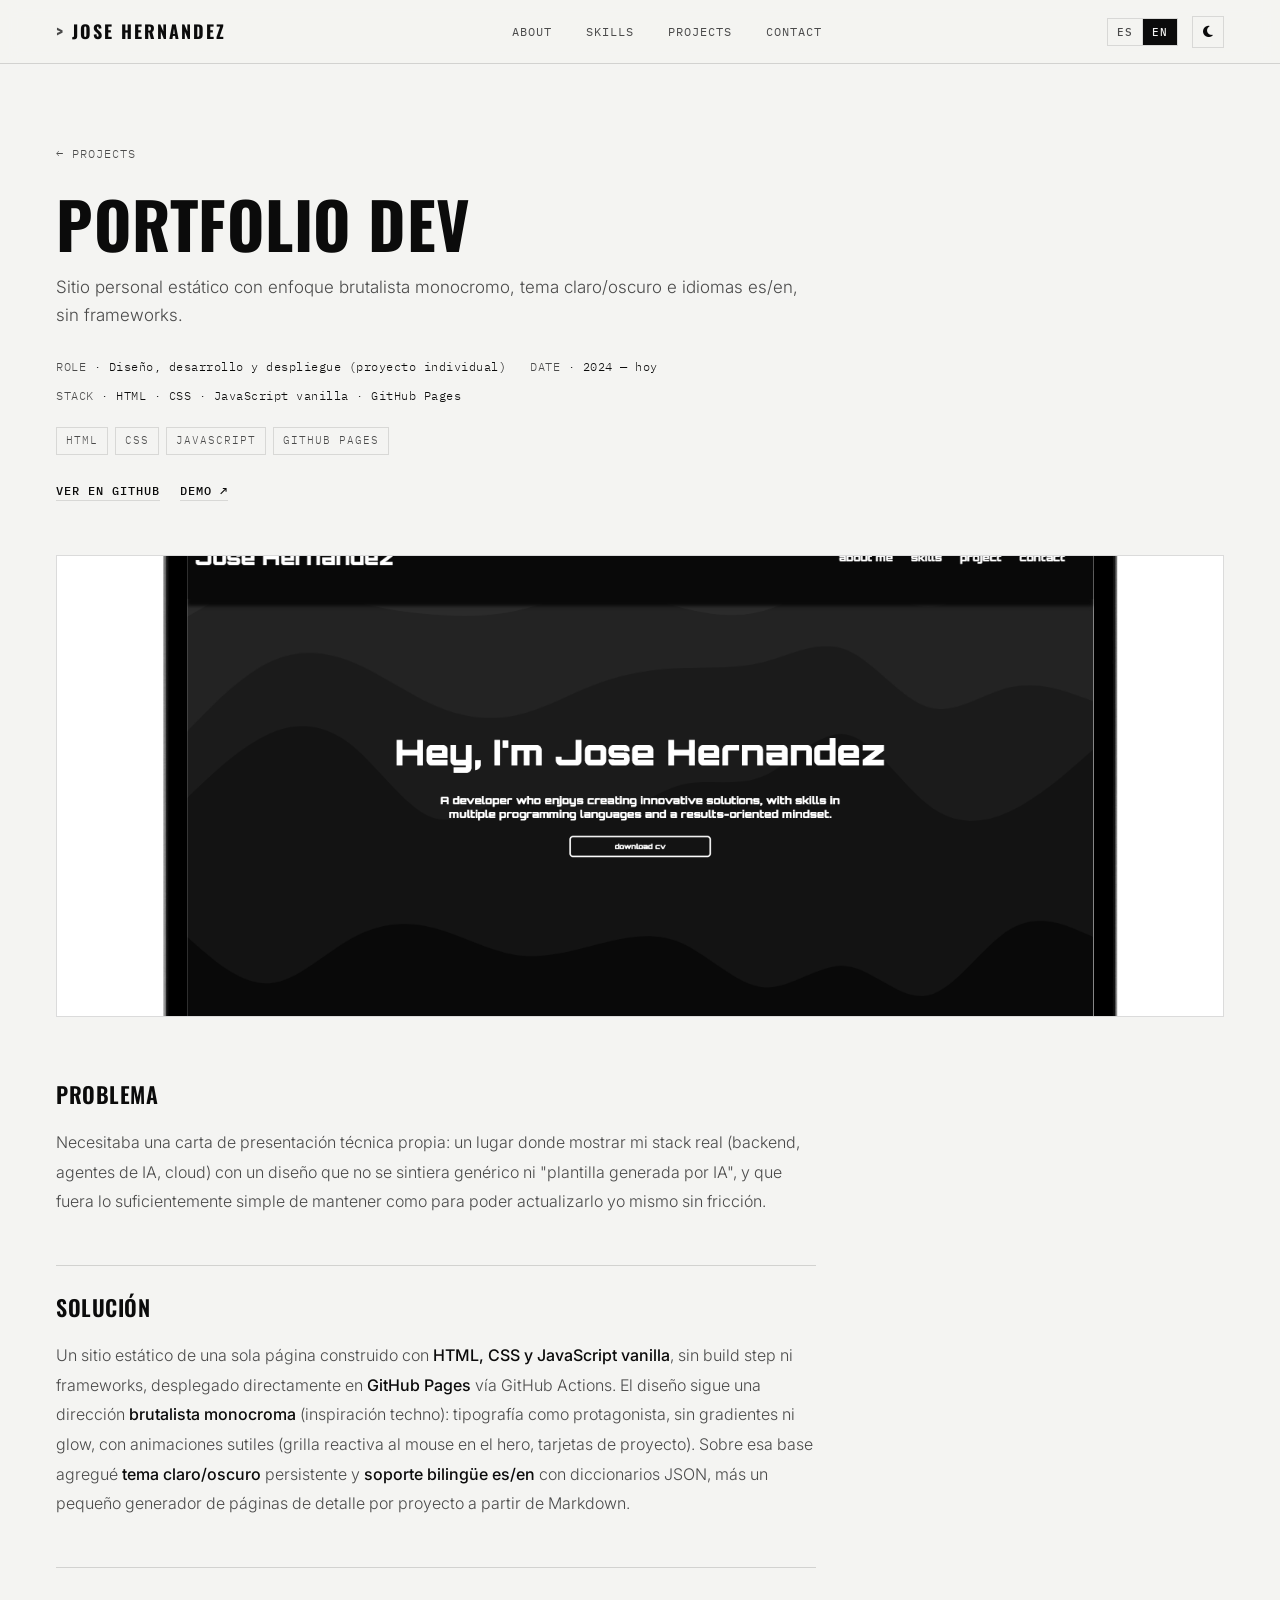
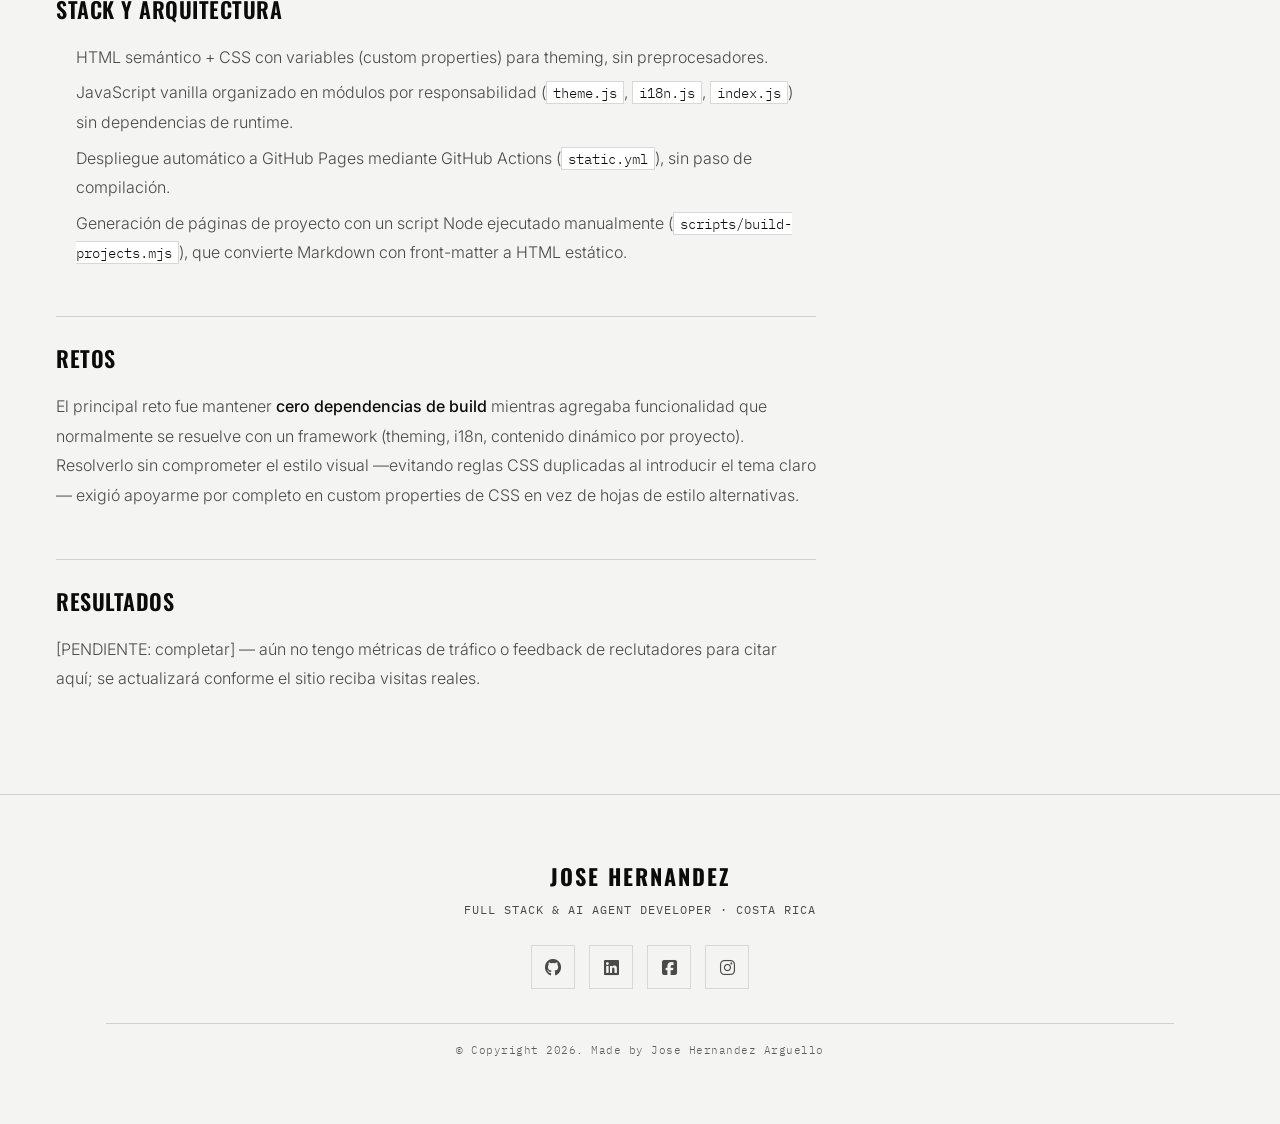
<file: projects/portfolio-dev/index.html>
<!DOCTYPE html>
<html lang="es">
<head>
    <meta charset="UTF-8">
    <meta name="viewport" content="width=device-width, initial-scale=1.0">
    <meta name="description" content="Sitio personal estático con enfoque brutalista monocromo, tema claro/oscuro e idiomas es/en, sin frameworks.">
    <title>Portfolio Dev · Jose Hernandez</title>
    <link rel="preconnect" href="https://fonts.googleapis.com">
    <link rel="preconnect" href="https://fonts.gstatic.com" crossorigin>
    <link
        href="https://fonts.googleapis.com/css2?family=Oswald:wght@300;400;500;600;700&family=Inter:wght@300;400;500;600&family=IBM+Plex+Mono:wght@400;500&display=swap"
        rel="stylesheet">
    <link rel="stylesheet" href="/CSS/reset.css">
    <link rel="stylesheet" href="https://cdnjs.cloudflare.com/ajax/libs/font-awesome/6.4.0/css/all.min.css"
        integrity="sha512-iecdLmaskl7CVkqkXNQ/ZH/XLlvWZOJyj7Yy7tcenmpD1ypASozpmT/E0iPtmFIB46ZmdtAc9eNBvH0H/ZpiBw=="
        crossorigin="anonymous" referrerpolicy="no-referrer" />
    <link rel="stylesheet" href="https://cdnjs.cloudflare.com/ajax/libs/animate.css/4.1.1/animate.min.css" />
    <link rel="stylesheet" href="/CSS/index.css">
    <link rel="stylesheet" href="/CSS/project.css">
    <link rel="icon" href="/IMG/dev.png">
    <script>
        (function () {
            var t = localStorage.getItem('theme');
            if (!t) t = window.matchMedia('(prefers-color-scheme: light)').matches ? 'light' : 'dark';
            document.documentElement.setAttribute('data-theme', t);
        })();
    </script>
</head>

<body data-project-page="portfolio-dev">
    <header>
        <nav class="nav_font" aria-label="Navegación principal" data-i18n-attr="aria-label:nav.ariaLabel">
            <div class="marca">
                <a href="/index.html#home">Jose Hernandez</a>
            </div>
            <ul class="nav_lista" id="nav_lista">
                <li class="nav_item"><a class="hvr-overline-from-center" href="/index.html#about_me" data-i18n="nav.about">Sobre Mí</a></li>
                <li class="nav_item"><a class="hvr-overline-from-center" href="/index.html#skills" data-i18n="nav.skills">Habilidades</a></li>
                <li class="nav_item"><a class="hvr-overline-from-center" href="/index.html#project" data-i18n="nav.projects">Proyectos</a></li>
                <li class="nav_item"><a class="hvr-overline-from-center" href="/index.html#contact" data-i18n="nav.contact">Contactos</a></li>
            </ul>
            <div class="nav_tools">
                <div class="lang_switch" role="group" aria-label="Idioma / Language">
                    <button type="button" class="lang_btn" id="lang_es" data-lang="es" aria-current="true">ES</button>
                    <button type="button" class="lang_btn" id="lang_en" data-lang="en" aria-current="false">EN</button>
                </div>
                <button type="button" class="theme_toggle" id="theme_toggle" aria-pressed="false"
                    aria-label="Cambiar tema claro / oscuro">
                    <i class="fa-solid fa-sun" aria-hidden="true"></i>
                </button>
                <button type="button" class="checkbtn" id="nav_toggle" aria-expanded="false" aria-controls="nav_lista"
                    aria-label="Abrir menú de navegación" data-i18n-attr="aria-label:nav.openLabel">
                    <i class="fa-solid fa-bars" aria-hidden="true"></i>
                </button>
            </div>
        </nav>
    </header>
    <main id="contenedor_principal">
        <a href="#top" class="to-top" aria-label="Volver arriba" data-i18n-attr="aria-label:toTop.label">
            <i class="fa-solid fa-arrow-up fa-2xl" aria-hidden="true"></i>
        </a>
        <article class="project_detail" id="top">
            <div class="project_detail_head">
                <a class="back_link" href="/index.html#project" data-i18n="projects.backLink">← Proyectos</a>
                <h1 class="project_detail_title">Portfolio Dev</h1>
                <p class="project_detail_subtitle">Sitio personal estático con enfoque brutalista monocromo, tema claro/oscuro e idiomas es/en, sin frameworks.</p>
                <div class="project_detail_meta">
                    <span><span class="meta_key" data-i18n="projectDetail.role">Rol</span> · Diseño, desarrollo y despliegue (proyecto individual)</span>
                    <span><span class="meta_key" data-i18n="projectDetail.date">Fecha</span> · 2024 — hoy</span>
                    <span><span class="meta_key" data-i18n="projectDetail.stack">Stack</span> · HTML · CSS · JavaScript vanilla · GitHub Pages</span>
                </div>
                <div class="project_tags"><span>HTML</span><span>CSS</span><span>JavaScript</span><span>GitHub Pages</span></div>
                <div class="project_detail_links"><a class="detail_link" href="https://github.com/joseaha/joseaha.github.io" target="_blank" rel="noopener">Ver en GitHub</a><a class="detail_link" href="https://joseaha.github.io/" target="_blank" rel="noopener">Demo ↗</a></div>
            </div>
            <div class="project_detail_cover">
                <img src="/IMG/portfolio-dev-cover.png" alt="Portfolio Dev">
            </div>
            <div class="project_detail_body"><h2>Problema</h2>
<p>Necesitaba una carta de presentación técnica propia: un lugar donde mostrar mi stack real (backend, agentes de IA, cloud) con un diseño que no se sintiera genérico ni "plantilla generada por IA", y que fuera lo suficientemente simple de mantener como para poder actualizarlo yo mismo sin fricción.</p>
<h2>Solución</h2>
<p>Un sitio estático de una sola página construido con <strong>HTML, CSS y JavaScript vanilla</strong>, sin build step ni frameworks, desplegado directamente en <strong>GitHub Pages</strong> vía GitHub Actions. El diseño sigue una dirección <strong>brutalista monocroma</strong> (inspiración techno): tipografía como protagonista, sin gradientes ni glow, con animaciones sutiles (grilla reactiva al mouse en el hero, tarjetas de proyecto). Sobre esa base agregué <strong>tema claro/oscuro</strong> persistente y <strong>soporte bilingüe es/en</strong> con diccionarios JSON, más un pequeño generador de páginas de detalle por proyecto a partir de Markdown.</p>
<h2>Stack y arquitectura</h2>
<ul>
<li>HTML semántico + CSS con variables (custom properties) para theming, sin preprocesadores.</li>
<li>JavaScript vanilla organizado en módulos por responsabilidad (<code>theme.js</code>, <code>i18n.js</code>, <code>index.js</code>) sin dependencias de runtime.</li>
<li>Despliegue automático a GitHub Pages mediante GitHub Actions (<code>static.yml</code>), sin paso de compilación.</li>
<li>Generación de páginas de proyecto con un script Node ejecutado manualmente (<code>scripts/build-projects.mjs</code>), que convierte Markdown con front-matter a HTML estático.</li>
</ul>
<h2>Retos</h2>
<p>El principal reto fue mantener <strong>cero dependencias de build</strong> mientras agregaba funcionalidad que normalmente se resuelve con un framework (theming, i18n, contenido dinámico por proyecto). Resolverlo sin comprometer el estilo visual —evitando reglas CSS duplicadas al introducir el tema claro— exigió apoyarme por completo en custom properties de CSS en vez de hojas de estilo alternativas.</p>
<h2>Resultados</h2>
<p>[PENDIENTE: completar] — aún no tengo métricas de tráfico o feedback de reclutadores para citar aquí; se actualizará conforme el sitio reciba visitas reales.</p>
</div>
        </article>
    </main>
    <footer>
        <div class="footer_inner">
            <p class="footer_name">Jose Hernandez</p>
            <p class="footer_tagline" data-i18n="footer.tagline">Full Stack &amp; AI Agent Developer · Costa Rica</p>
            <div class="footer_socials">
                <a href="https://github.com/joseaha" aria-label="GitHub" class="footer_social_link">
                    <i class="fa-brands fa-github" aria-hidden="true"></i>
                </a>
                <a href="https://www.linkedin.com/in/jose-alfredo-hernandez-arguello-jaha" aria-label="LinkedIn"
                    class="footer_social_link">
                    <i class="fa-brands fa-linkedin" aria-hidden="true"></i>
                </a>
                <a href="https://www.facebook.com/jose.jh.jaha" aria-label="Facebook" class="footer_social_link">
                    <i class="fa-brands fa-square-facebook" aria-hidden="true"></i>
                </a>
                <a href="https://www.instagram.com/jose_hernandezupa/" aria-label="Instagram"
                    class="footer_social_link">
                    <i class="fa-brands fa-instagram" aria-hidden="true"></i>
                </a>
            </div>
            <hr class="footer_hr">
            <p class="footer_copy" data-i18n="footer.copy">© Copyright 2026. Hecho por Jose Hernandez Arguello</p>
        </div>
    </footer>
</body>
<script src="/JS/i18n.js"></script>
<script src="/JS/theme.js"></script>
<script src="/JS/index.js"></script>

</html>
</file>
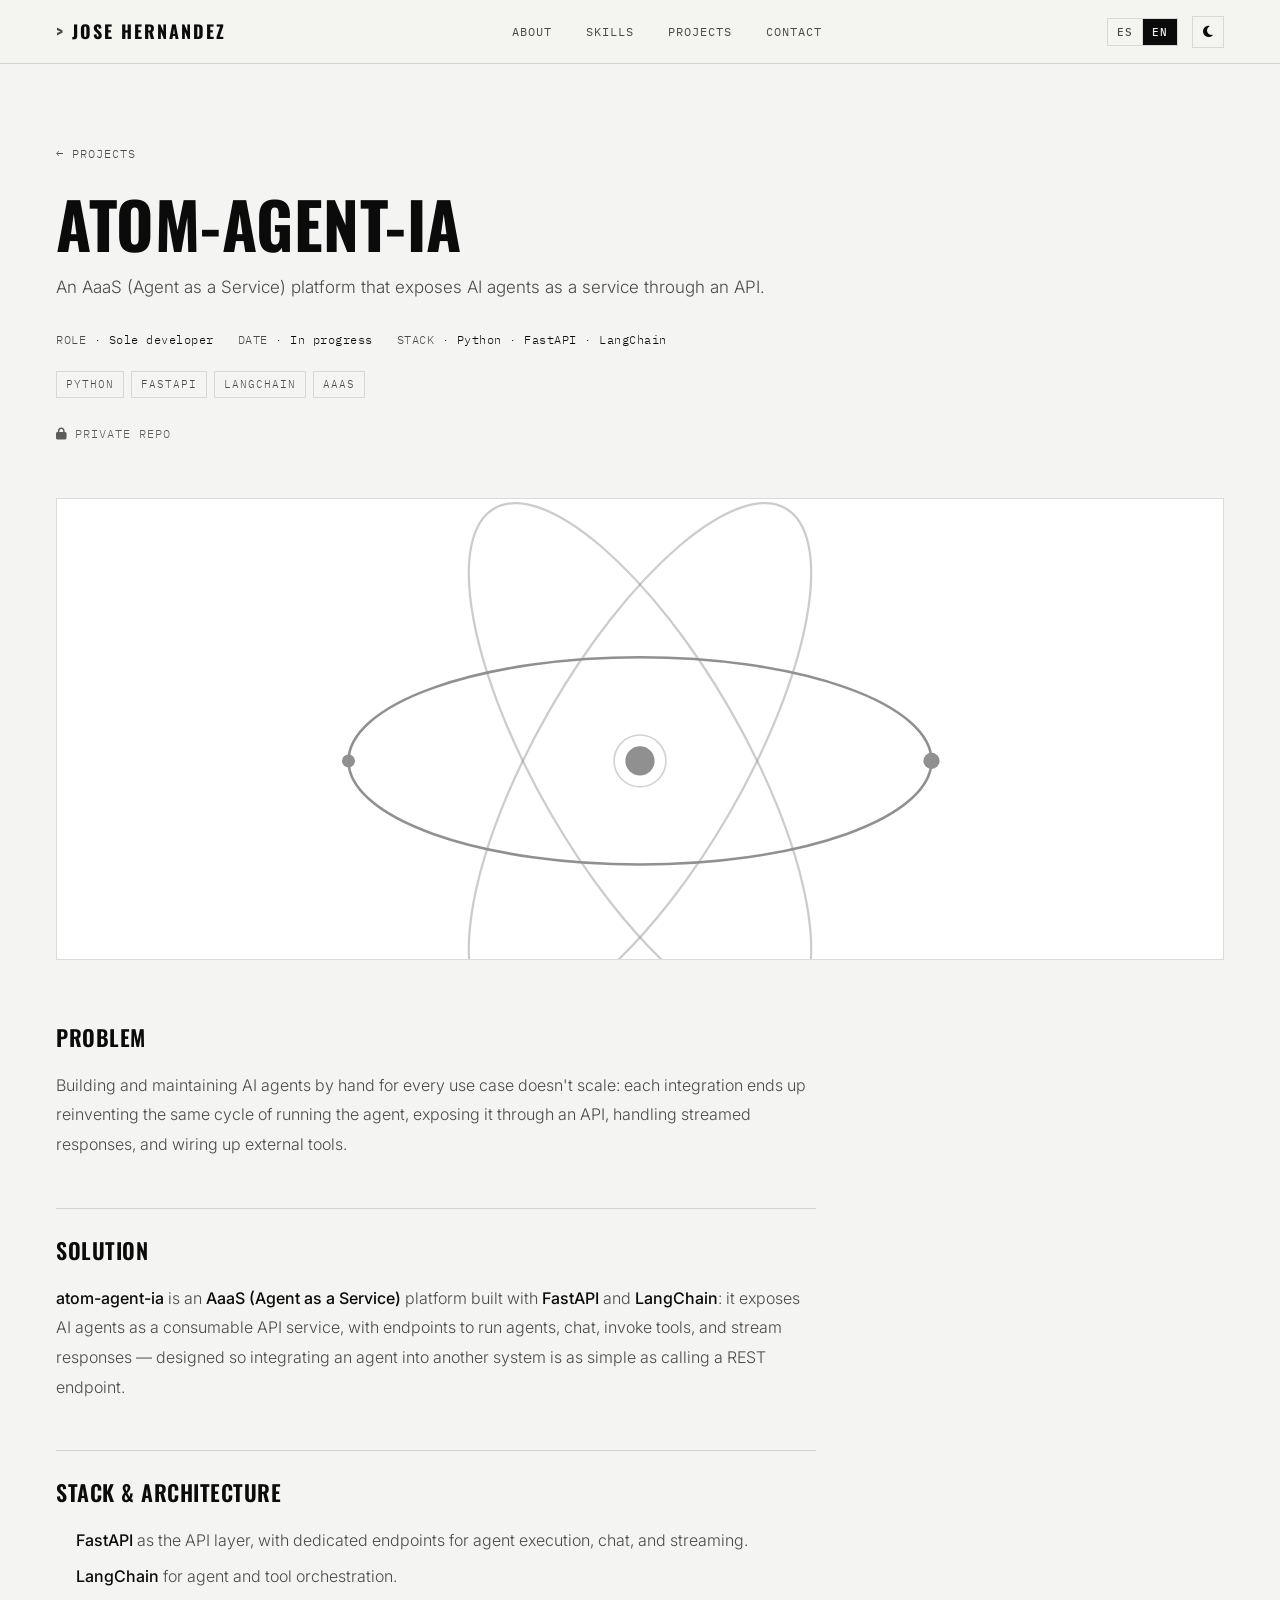
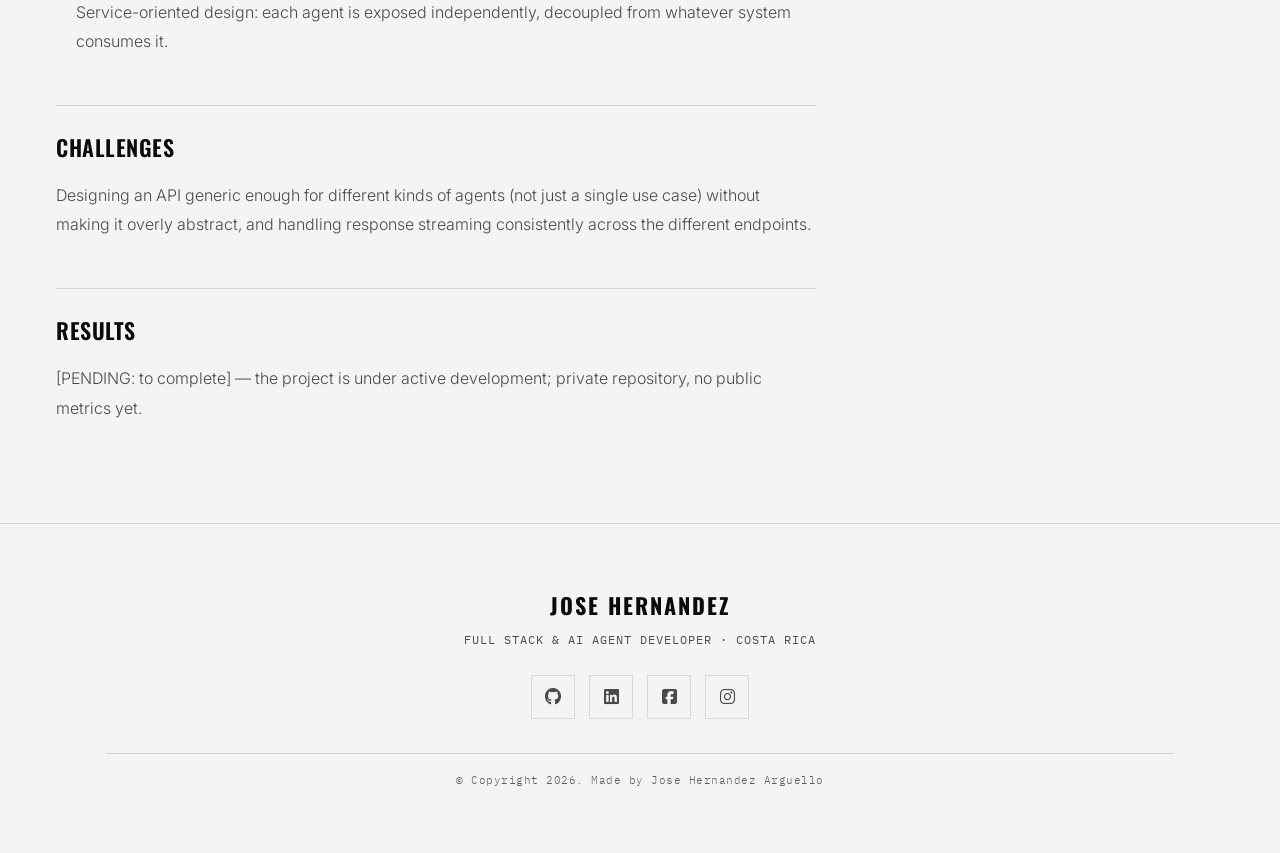
<file: projects/atom-agent-ia/en.html>
<!DOCTYPE html>
<html lang="en">
<head>
    <meta charset="UTF-8">
    <meta name="viewport" content="width=device-width, initial-scale=1.0">
    <meta name="description" content="An AaaS (Agent as a Service) platform that exposes AI agents as a service through an API.">
    <title>atom-agent-ia · Jose Hernandez</title>
    <link rel="preconnect" href="https://fonts.googleapis.com">
    <link rel="preconnect" href="https://fonts.gstatic.com" crossorigin>
    <link
        href="https://fonts.googleapis.com/css2?family=Oswald:wght@300;400;500;600;700&family=Inter:wght@300;400;500;600&family=IBM+Plex+Mono:wght@400;500&display=swap"
        rel="stylesheet">
    <link rel="stylesheet" href="/CSS/reset.css">
    <link rel="stylesheet" href="https://cdnjs.cloudflare.com/ajax/libs/font-awesome/6.4.0/css/all.min.css"
        integrity="sha512-iecdLmaskl7CVkqkXNQ/ZH/XLlvWZOJyj7Yy7tcenmpD1ypASozpmT/E0iPtmFIB46ZmdtAc9eNBvH0H/ZpiBw=="
        crossorigin="anonymous" referrerpolicy="no-referrer" />
    <link rel="stylesheet" href="https://cdnjs.cloudflare.com/ajax/libs/animate.css/4.1.1/animate.min.css" />
    <link rel="stylesheet" href="/CSS/index.css">
    <link rel="stylesheet" href="/CSS/project.css">
    <link rel="icon" href="/IMG/dev.png">
    <script>
        (function () {
            var t = localStorage.getItem('theme');
            if (!t) t = window.matchMedia('(prefers-color-scheme: light)').matches ? 'light' : 'dark';
            document.documentElement.setAttribute('data-theme', t);
        })();
    </script>
</head>

<body data-project-page="atom-agent-ia">
    <header>
        <nav class="nav_font" aria-label="Main navigation" data-i18n-attr="aria-label:nav.ariaLabel">
            <div class="marca">
                <a href="/index.html#home">Jose Hernandez</a>
            </div>
            <ul class="nav_lista" id="nav_lista">
                <li class="nav_item"><a class="hvr-overline-from-center" href="/index.html#about_me" data-i18n="nav.about">About</a></li>
                <li class="nav_item"><a class="hvr-overline-from-center" href="/index.html#skills" data-i18n="nav.skills">Skills</a></li>
                <li class="nav_item"><a class="hvr-overline-from-center" href="/index.html#project" data-i18n="nav.projects">Projects</a></li>
                <li class="nav_item"><a class="hvr-overline-from-center" href="/index.html#contact" data-i18n="nav.contact">Contact</a></li>
            </ul>
            <div class="nav_tools">
                <div class="lang_switch" role="group" aria-label="Idioma / Language">
                    <button type="button" class="lang_btn" id="lang_es" data-lang="es" aria-current="false">ES</button>
                    <button type="button" class="lang_btn" id="lang_en" data-lang="en" aria-current="true">EN</button>
                </div>
                <button type="button" class="theme_toggle" id="theme_toggle" aria-pressed="false"
                    aria-label="Cambiar tema claro / oscuro">
                    <i class="fa-solid fa-sun" aria-hidden="true"></i>
                </button>
                <button type="button" class="checkbtn" id="nav_toggle" aria-expanded="false" aria-controls="nav_lista"
                    aria-label="Open navigation menu" data-i18n-attr="aria-label:nav.openLabel">
                    <i class="fa-solid fa-bars" aria-hidden="true"></i>
                </button>
            </div>
        </nav>
    </header>
    <main id="contenedor_principal">
        <a href="#top" class="to-top" aria-label="Back to top" data-i18n-attr="aria-label:toTop.label">
            <i class="fa-solid fa-arrow-up fa-2xl" aria-hidden="true"></i>
        </a>
        <article class="project_detail" id="top">
            <div class="project_detail_head">
                <a class="back_link" href="/index.html#project" data-i18n="projects.backLink">← Projects</a>
                <h1 class="project_detail_title">atom-agent-ia</h1>
                <p class="project_detail_subtitle">An AaaS (Agent as a Service) platform that exposes AI agents as a service through an API.</p>
                <div class="project_detail_meta">
                    <span><span class="meta_key" data-i18n="projectDetail.role">Role</span> · Sole developer</span>
                    <span><span class="meta_key" data-i18n="projectDetail.date">Date</span> · In progress</span>
                    <span><span class="meta_key" data-i18n="projectDetail.stack">Stack</span> · Python · FastAPI · LangChain</span>
                </div>
                <div class="project_tags"><span>Python</span><span>FastAPI</span><span>LangChain</span><span>AaaS</span></div>
                <div class="project_detail_links"><span class="project_private"><i class="fa-solid fa-lock"></i> Private repo</span></div>
            </div>
            <div class="project_detail_cover">
                <img src="/IMG/atom-agent-ia-cover.svg" alt="atom-agent-ia">
            </div>
            <div class="project_detail_body"><h2>Problem</h2>
<p>Building and maintaining AI agents by hand for every use case doesn't scale: each integration ends up reinventing the same cycle of running the agent, exposing it through an API, handling streamed responses, and wiring up external tools.</p>
<h2>Solution</h2>
<p><strong>atom-agent-ia</strong> is an <strong>AaaS (Agent as a Service)</strong> platform built with <strong>FastAPI</strong> and <strong>LangChain</strong>: it exposes AI agents as a consumable API service, with endpoints to run agents, chat, invoke tools, and stream responses — designed so integrating an agent into another system is as simple as calling a REST endpoint.</p>
<h2>Stack &amp; Architecture</h2>
<ul>
<li><strong>FastAPI</strong> as the API layer, with dedicated endpoints for agent execution, chat, and streaming.</li>
<li><strong>LangChain</strong> for agent and tool orchestration.</li>
<li>Service-oriented design: each agent is exposed independently, decoupled from whatever system consumes it.</li>
</ul>
<h2>Challenges</h2>
<p>Designing an API generic enough for different kinds of agents (not just a single use case) without making it overly abstract, and handling response streaming consistently across the different endpoints.</p>
<h2>Results</h2>
<p>[PENDING: to complete] — the project is under active development; private repository, no public metrics yet.</p>
</div>
        </article>
    </main>
    <footer>
        <div class="footer_inner">
            <p class="footer_name">Jose Hernandez</p>
            <p class="footer_tagline" data-i18n="footer.tagline">Full Stack &amp; AI Agent Developer · Costa Rica</p>
            <div class="footer_socials">
                <a href="https://github.com/joseaha" aria-label="GitHub" class="footer_social_link">
                    <i class="fa-brands fa-github" aria-hidden="true"></i>
                </a>
                <a href="https://www.linkedin.com/in/jose-alfredo-hernandez-arguello-jaha" aria-label="LinkedIn"
                    class="footer_social_link">
                    <i class="fa-brands fa-linkedin" aria-hidden="true"></i>
                </a>
                <a href="https://www.facebook.com/jose.jh.jaha" aria-label="Facebook" class="footer_social_link">
                    <i class="fa-brands fa-square-facebook" aria-hidden="true"></i>
                </a>
                <a href="https://www.instagram.com/jose_hernandezupa/" aria-label="Instagram"
                    class="footer_social_link">
                    <i class="fa-brands fa-instagram" aria-hidden="true"></i>
                </a>
            </div>
            <hr class="footer_hr">
            <p class="footer_copy" data-i18n="footer.copy">© Copyright 2026. Made by Jose Hernandez Arguello</p>
        </div>
    </footer>
</body>
<script src="/JS/i18n.js"></script>
<script src="/JS/theme.js"></script>
<script src="/JS/index.js"></script>

</html>
</file>
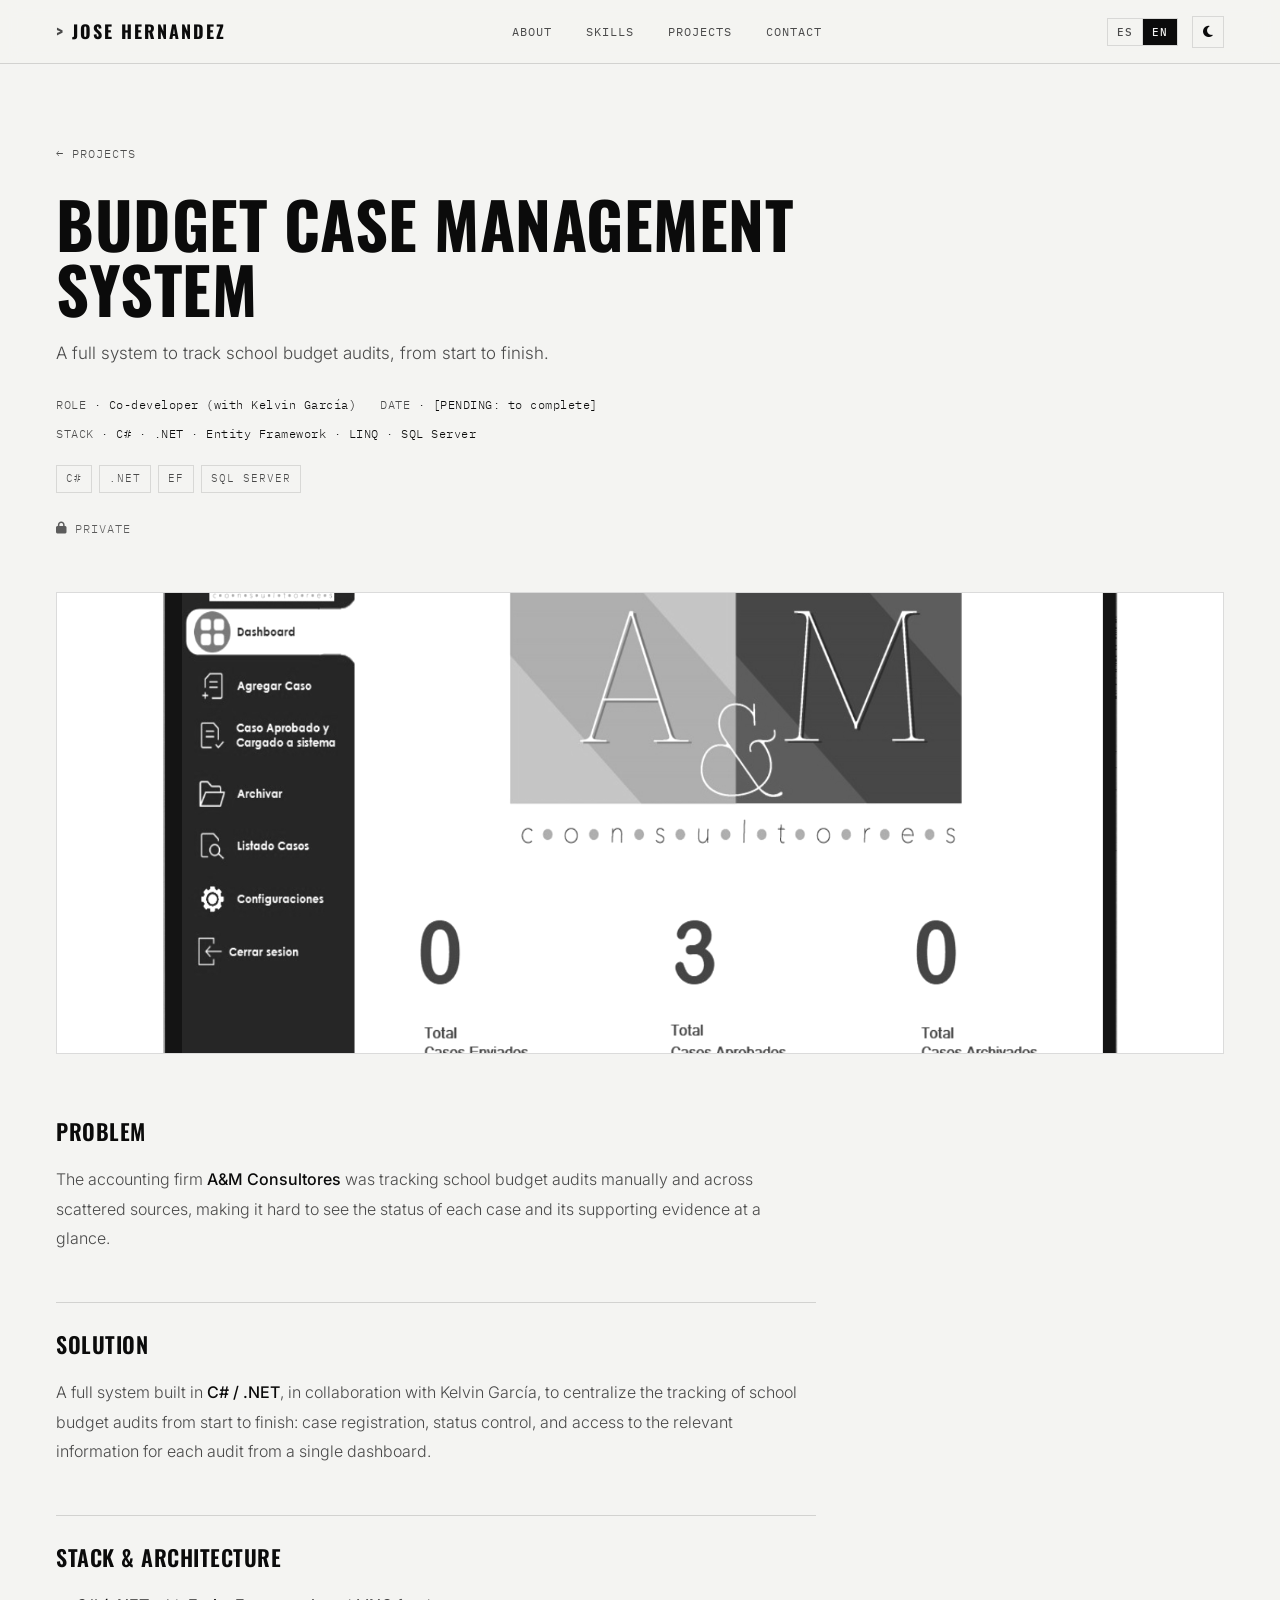
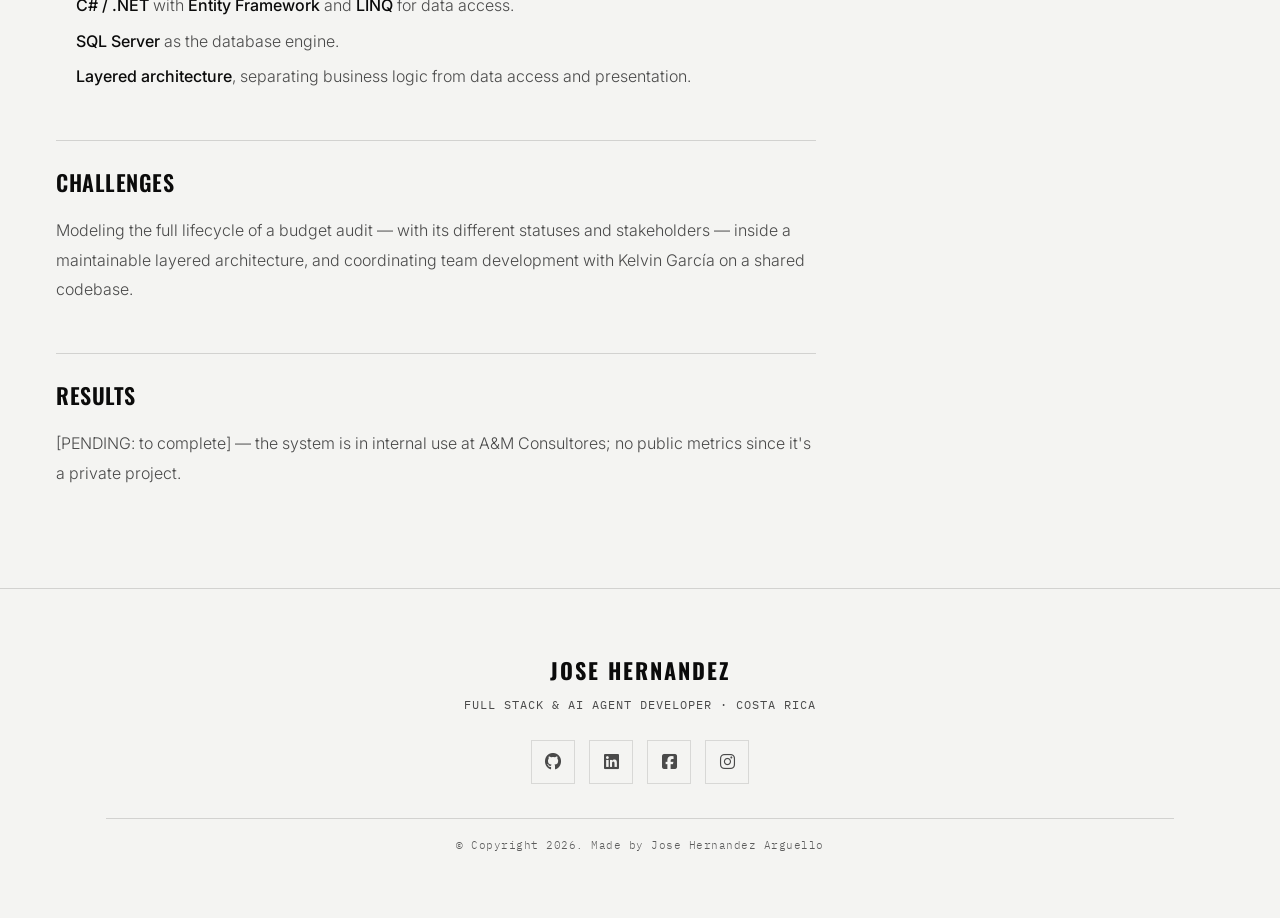
<file: projects/gestion-casos-presupuestarios/en.html>
<!DOCTYPE html>
<html lang="en">
<head>
    <meta charset="UTF-8">
    <meta name="viewport" content="width=device-width, initial-scale=1.0">
    <meta name="description" content="A full system to track school budget audits, from start to finish.">
    <title>Budget Case Management System · Jose Hernandez</title>
    <link rel="preconnect" href="https://fonts.googleapis.com">
    <link rel="preconnect" href="https://fonts.gstatic.com" crossorigin>
    <link
        href="https://fonts.googleapis.com/css2?family=Oswald:wght@300;400;500;600;700&family=Inter:wght@300;400;500;600&family=IBM+Plex+Mono:wght@400;500&display=swap"
        rel="stylesheet">
    <link rel="stylesheet" href="/CSS/reset.css">
    <link rel="stylesheet" href="https://cdnjs.cloudflare.com/ajax/libs/font-awesome/6.4.0/css/all.min.css"
        integrity="sha512-iecdLmaskl7CVkqkXNQ/ZH/XLlvWZOJyj7Yy7tcenmpD1ypASozpmT/E0iPtmFIB46ZmdtAc9eNBvH0H/ZpiBw=="
        crossorigin="anonymous" referrerpolicy="no-referrer" />
    <link rel="stylesheet" href="https://cdnjs.cloudflare.com/ajax/libs/animate.css/4.1.1/animate.min.css" />
    <link rel="stylesheet" href="/CSS/index.css">
    <link rel="stylesheet" href="/CSS/project.css">
    <link rel="icon" href="/IMG/dev.png">
    <script>
        (function () {
            var t = localStorage.getItem('theme');
            if (!t) t = window.matchMedia('(prefers-color-scheme: light)').matches ? 'light' : 'dark';
            document.documentElement.setAttribute('data-theme', t);
        })();
    </script>
</head>

<body data-project-page="gestion-casos-presupuestarios">
    <header>
        <nav class="nav_font" aria-label="Main navigation" data-i18n-attr="aria-label:nav.ariaLabel">
            <div class="marca">
                <a href="/index.html#home">Jose Hernandez</a>
            </div>
            <ul class="nav_lista" id="nav_lista">
                <li class="nav_item"><a class="hvr-overline-from-center" href="/index.html#about_me" data-i18n="nav.about">About</a></li>
                <li class="nav_item"><a class="hvr-overline-from-center" href="/index.html#skills" data-i18n="nav.skills">Skills</a></li>
                <li class="nav_item"><a class="hvr-overline-from-center" href="/index.html#project" data-i18n="nav.projects">Projects</a></li>
                <li class="nav_item"><a class="hvr-overline-from-center" href="/index.html#contact" data-i18n="nav.contact">Contact</a></li>
            </ul>
            <div class="nav_tools">
                <div class="lang_switch" role="group" aria-label="Idioma / Language">
                    <button type="button" class="lang_btn" id="lang_es" data-lang="es" aria-current="false">ES</button>
                    <button type="button" class="lang_btn" id="lang_en" data-lang="en" aria-current="true">EN</button>
                </div>
                <button type="button" class="theme_toggle" id="theme_toggle" aria-pressed="false"
                    aria-label="Cambiar tema claro / oscuro">
                    <i class="fa-solid fa-sun" aria-hidden="true"></i>
                </button>
                <button type="button" class="checkbtn" id="nav_toggle" aria-expanded="false" aria-controls="nav_lista"
                    aria-label="Open navigation menu" data-i18n-attr="aria-label:nav.openLabel">
                    <i class="fa-solid fa-bars" aria-hidden="true"></i>
                </button>
            </div>
        </nav>
    </header>
    <main id="contenedor_principal">
        <a href="#top" class="to-top" aria-label="Back to top" data-i18n-attr="aria-label:toTop.label">
            <i class="fa-solid fa-arrow-up fa-2xl" aria-hidden="true"></i>
        </a>
        <article class="project_detail" id="top">
            <div class="project_detail_head">
                <a class="back_link" href="/index.html#project" data-i18n="projects.backLink">← Projects</a>
                <h1 class="project_detail_title">Budget Case Management System</h1>
                <p class="project_detail_subtitle">A full system to track school budget audits, from start to finish.</p>
                <div class="project_detail_meta">
                    <span><span class="meta_key" data-i18n="projectDetail.role">Role</span> · Co-developer (with Kelvin García)</span>
                    <span><span class="meta_key" data-i18n="projectDetail.date">Date</span> · [PENDING: to complete]</span>
                    <span><span class="meta_key" data-i18n="projectDetail.stack">Stack</span> · C# · .NET · Entity Framework · LINQ · SQL Server</span>
                </div>
                <div class="project_tags"><span>C#</span><span>.NET</span><span>EF</span><span>SQL Server</span></div>
                <div class="project_detail_links"><span class="project_private"><i class="fa-solid fa-lock"></i> Private</span></div>
            </div>
            <div class="project_detail_cover">
                <img src="/IMG/gestion-casos-presupuestarios-cover.png" alt="Budget Case Management System">
            </div>
            <div class="project_detail_body"><h2>Problem</h2>
<p>The accounting firm <strong>A&amp;M Consultores</strong> was tracking school budget audits manually and across scattered sources, making it hard to see the status of each case and its supporting evidence at a glance.</p>
<h2>Solution</h2>
<p>A full system built in <strong>C# / .NET</strong>, in collaboration with Kelvin García, to centralize the tracking of school budget audits from start to finish: case registration, status control, and access to the relevant information for each audit from a single dashboard.</p>
<h2>Stack &amp; Architecture</h2>
<ul>
<li><strong>C# / .NET</strong> with <strong>Entity Framework</strong> and <strong>LINQ</strong> for data access.</li>
<li><strong>SQL Server</strong> as the database engine.</li>
<li><strong>Layered architecture</strong>, separating business logic from data access and presentation.</li>
</ul>
<h2>Challenges</h2>
<p>Modeling the full lifecycle of a budget audit — with its different statuses and stakeholders — inside a maintainable layered architecture, and coordinating team development with Kelvin García on a shared codebase.</p>
<h2>Results</h2>
<p>[PENDING: to complete] — the system is in internal use at A&amp;M Consultores; no public metrics since it's a private project.</p>
</div>
        </article>
    </main>
    <footer>
        <div class="footer_inner">
            <p class="footer_name">Jose Hernandez</p>
            <p class="footer_tagline" data-i18n="footer.tagline">Full Stack &amp; AI Agent Developer · Costa Rica</p>
            <div class="footer_socials">
                <a href="https://github.com/joseaha" aria-label="GitHub" class="footer_social_link">
                    <i class="fa-brands fa-github" aria-hidden="true"></i>
                </a>
                <a href="https://www.linkedin.com/in/jose-alfredo-hernandez-arguello-jaha" aria-label="LinkedIn"
                    class="footer_social_link">
                    <i class="fa-brands fa-linkedin" aria-hidden="true"></i>
                </a>
                <a href="https://www.facebook.com/jose.jh.jaha" aria-label="Facebook" class="footer_social_link">
                    <i class="fa-brands fa-square-facebook" aria-hidden="true"></i>
                </a>
                <a href="https://www.instagram.com/jose_hernandezupa/" aria-label="Instagram"
                    class="footer_social_link">
                    <i class="fa-brands fa-instagram" aria-hidden="true"></i>
                </a>
            </div>
            <hr class="footer_hr">
            <p class="footer_copy" data-i18n="footer.copy">© Copyright 2026. Made by Jose Hernandez Arguello</p>
        </div>
    </footer>
</body>
<script src="/JS/i18n.js"></script>
<script src="/JS/theme.js"></script>
<script src="/JS/index.js"></script>

</html>
</file>
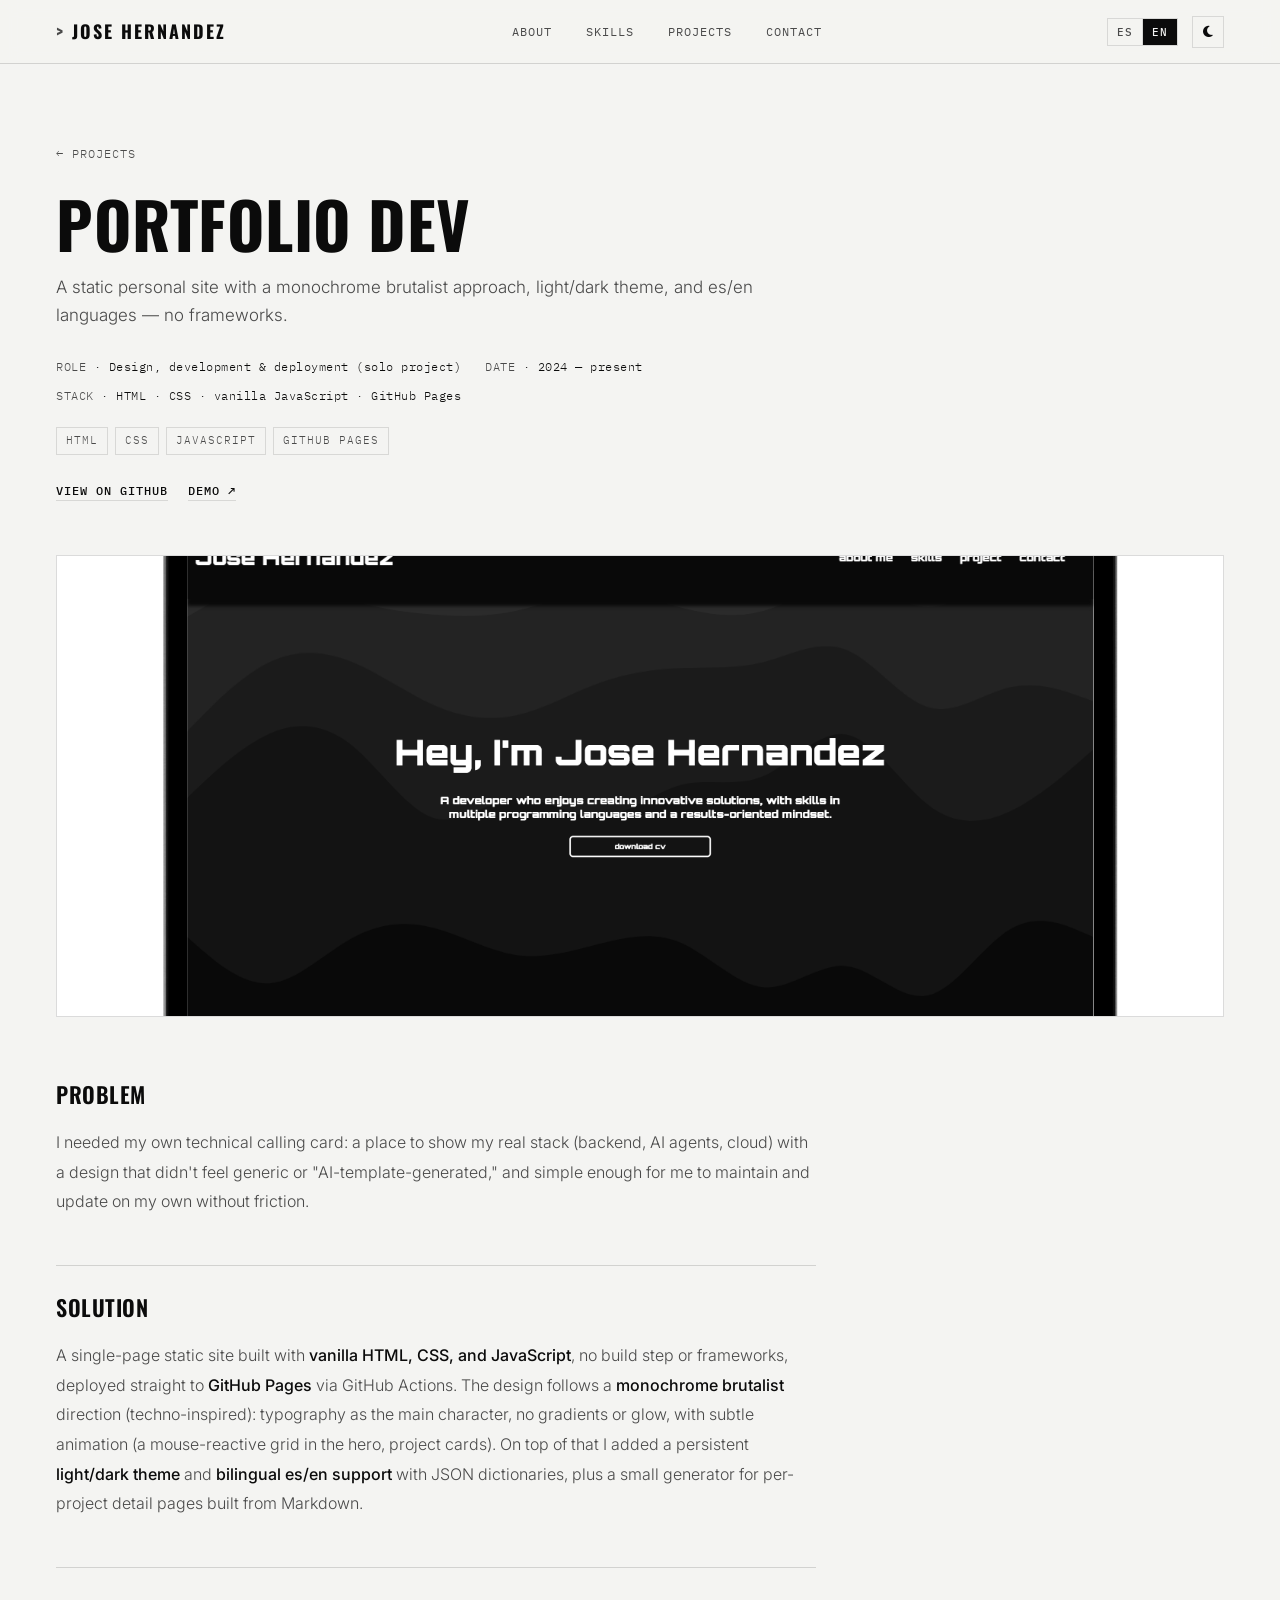
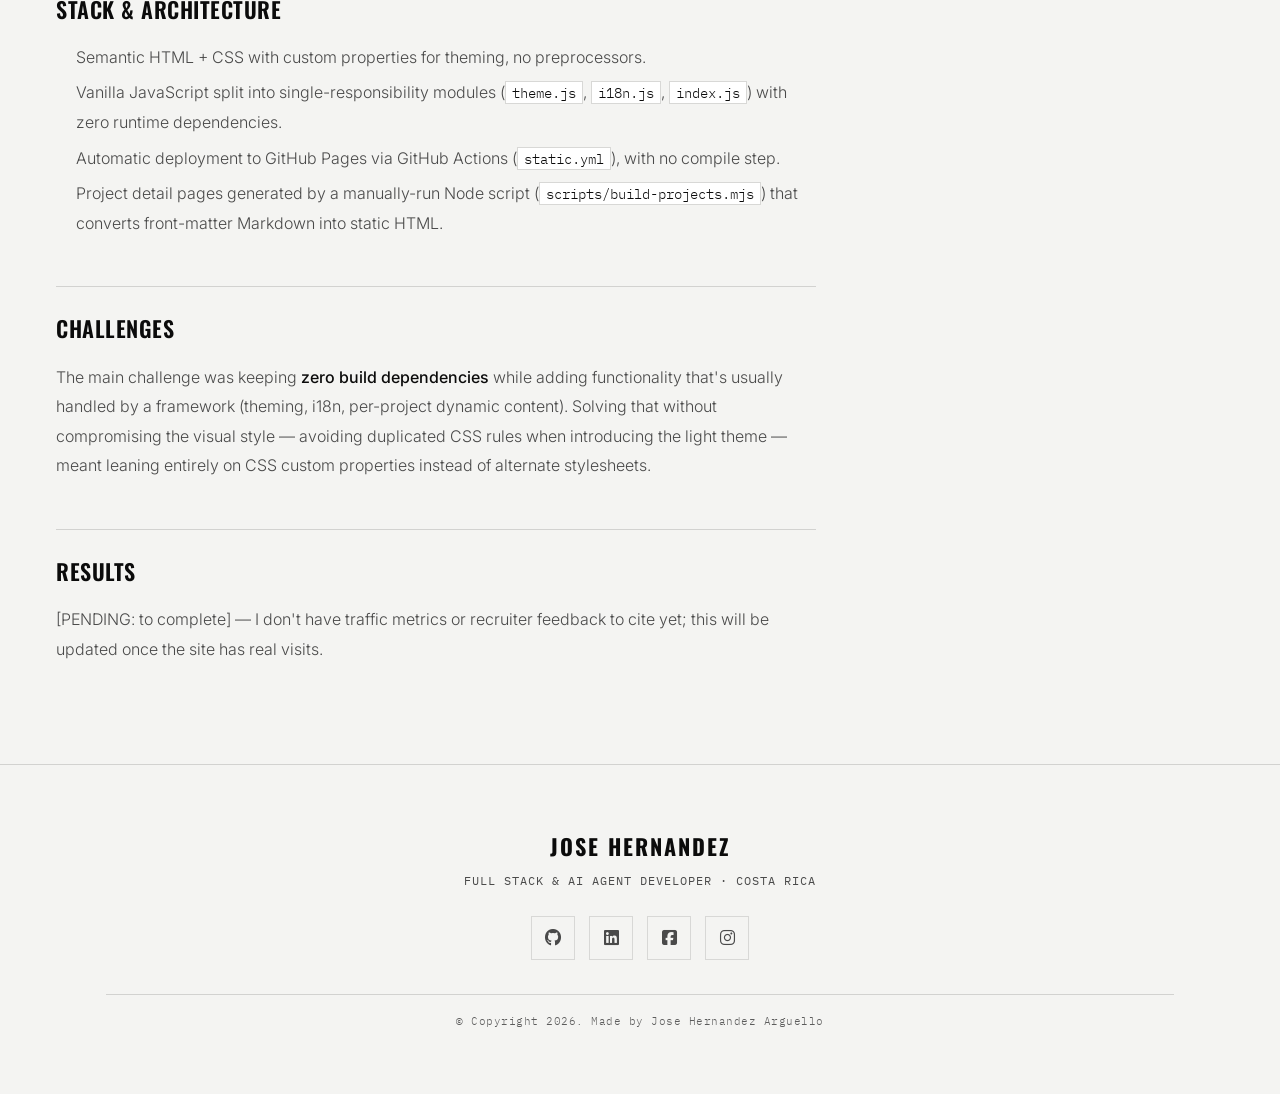
<file: projects/portfolio-dev/en.html>
<!DOCTYPE html>
<html lang="en">
<head>
    <meta charset="UTF-8">
    <meta name="viewport" content="width=device-width, initial-scale=1.0">
    <meta name="description" content="A static personal site with a monochrome brutalist approach, light/dark theme, and es/en languages — no frameworks.">
    <title>Portfolio Dev · Jose Hernandez</title>
    <link rel="preconnect" href="https://fonts.googleapis.com">
    <link rel="preconnect" href="https://fonts.gstatic.com" crossorigin>
    <link
        href="https://fonts.googleapis.com/css2?family=Oswald:wght@300;400;500;600;700&family=Inter:wght@300;400;500;600&family=IBM+Plex+Mono:wght@400;500&display=swap"
        rel="stylesheet">
    <link rel="stylesheet" href="/CSS/reset.css">
    <link rel="stylesheet" href="https://cdnjs.cloudflare.com/ajax/libs/font-awesome/6.4.0/css/all.min.css"
        integrity="sha512-iecdLmaskl7CVkqkXNQ/ZH/XLlvWZOJyj7Yy7tcenmpD1ypASozpmT/E0iPtmFIB46ZmdtAc9eNBvH0H/ZpiBw=="
        crossorigin="anonymous" referrerpolicy="no-referrer" />
    <link rel="stylesheet" href="https://cdnjs.cloudflare.com/ajax/libs/animate.css/4.1.1/animate.min.css" />
    <link rel="stylesheet" href="/CSS/index.css">
    <link rel="stylesheet" href="/CSS/project.css">
    <link rel="icon" href="/IMG/dev.png">
    <script>
        (function () {
            var t = localStorage.getItem('theme');
            if (!t) t = window.matchMedia('(prefers-color-scheme: light)').matches ? 'light' : 'dark';
            document.documentElement.setAttribute('data-theme', t);
        })();
    </script>
</head>

<body data-project-page="portfolio-dev">
    <header>
        <nav class="nav_font" aria-label="Main navigation" data-i18n-attr="aria-label:nav.ariaLabel">
            <div class="marca">
                <a href="/index.html#home">Jose Hernandez</a>
            </div>
            <ul class="nav_lista" id="nav_lista">
                <li class="nav_item"><a class="hvr-overline-from-center" href="/index.html#about_me" data-i18n="nav.about">About</a></li>
                <li class="nav_item"><a class="hvr-overline-from-center" href="/index.html#skills" data-i18n="nav.skills">Skills</a></li>
                <li class="nav_item"><a class="hvr-overline-from-center" href="/index.html#project" data-i18n="nav.projects">Projects</a></li>
                <li class="nav_item"><a class="hvr-overline-from-center" href="/index.html#contact" data-i18n="nav.contact">Contact</a></li>
            </ul>
            <div class="nav_tools">
                <div class="lang_switch" role="group" aria-label="Idioma / Language">
                    <button type="button" class="lang_btn" id="lang_es" data-lang="es" aria-current="false">ES</button>
                    <button type="button" class="lang_btn" id="lang_en" data-lang="en" aria-current="true">EN</button>
                </div>
                <button type="button" class="theme_toggle" id="theme_toggle" aria-pressed="false"
                    aria-label="Cambiar tema claro / oscuro">
                    <i class="fa-solid fa-sun" aria-hidden="true"></i>
                </button>
                <button type="button" class="checkbtn" id="nav_toggle" aria-expanded="false" aria-controls="nav_lista"
                    aria-label="Open navigation menu" data-i18n-attr="aria-label:nav.openLabel">
                    <i class="fa-solid fa-bars" aria-hidden="true"></i>
                </button>
            </div>
        </nav>
    </header>
    <main id="contenedor_principal">
        <a href="#top" class="to-top" aria-label="Back to top" data-i18n-attr="aria-label:toTop.label">
            <i class="fa-solid fa-arrow-up fa-2xl" aria-hidden="true"></i>
        </a>
        <article class="project_detail" id="top">
            <div class="project_detail_head">
                <a class="back_link" href="/index.html#project" data-i18n="projects.backLink">← Projects</a>
                <h1 class="project_detail_title">Portfolio Dev</h1>
                <p class="project_detail_subtitle">A static personal site with a monochrome brutalist approach, light/dark theme, and es/en languages — no frameworks.</p>
                <div class="project_detail_meta">
                    <span><span class="meta_key" data-i18n="projectDetail.role">Role</span> · Design, development &amp; deployment (solo project)</span>
                    <span><span class="meta_key" data-i18n="projectDetail.date">Date</span> · 2024 — present</span>
                    <span><span class="meta_key" data-i18n="projectDetail.stack">Stack</span> · HTML · CSS · vanilla JavaScript · GitHub Pages</span>
                </div>
                <div class="project_tags"><span>HTML</span><span>CSS</span><span>JavaScript</span><span>GitHub Pages</span></div>
                <div class="project_detail_links"><a class="detail_link" href="https://github.com/joseaha/joseaha.github.io" target="_blank" rel="noopener">View on GitHub</a><a class="detail_link" href="https://joseaha.github.io/" target="_blank" rel="noopener">Demo ↗</a></div>
            </div>
            <div class="project_detail_cover">
                <img src="/IMG/portfolio-dev-cover.png" alt="Portfolio Dev">
            </div>
            <div class="project_detail_body"><h2>Problem</h2>
<p>I needed my own technical calling card: a place to show my real stack (backend, AI agents, cloud) with a design that didn't feel generic or "AI-template-generated," and simple enough for me to maintain and update on my own without friction.</p>
<h2>Solution</h2>
<p>A single-page static site built with <strong>vanilla HTML, CSS, and JavaScript</strong>, no build step or frameworks, deployed straight to <strong>GitHub Pages</strong> via GitHub Actions. The design follows a <strong>monochrome brutalist</strong> direction (techno-inspired): typography as the main character, no gradients or glow, with subtle animation (a mouse-reactive grid in the hero, project cards). On top of that I added a persistent <strong>light/dark theme</strong> and <strong>bilingual es/en support</strong> with JSON dictionaries, plus a small generator for per-project detail pages built from Markdown.</p>
<h2>Stack &amp; Architecture</h2>
<ul>
<li>Semantic HTML + CSS with custom properties for theming, no preprocessors.</li>
<li>Vanilla JavaScript split into single-responsibility modules (<code>theme.js</code>, <code>i18n.js</code>, <code>index.js</code>) with zero runtime dependencies.</li>
<li>Automatic deployment to GitHub Pages via GitHub Actions (<code>static.yml</code>), with no compile step.</li>
<li>Project detail pages generated by a manually-run Node script (<code>scripts/build-projects.mjs</code>) that converts front-matter Markdown into static HTML.</li>
</ul>
<h2>Challenges</h2>
<p>The main challenge was keeping <strong>zero build dependencies</strong> while adding functionality that's usually handled by a framework (theming, i18n, per-project dynamic content). Solving that without compromising the visual style — avoiding duplicated CSS rules when introducing the light theme — meant leaning entirely on CSS custom properties instead of alternate stylesheets.</p>
<h2>Results</h2>
<p>[PENDING: to complete] — I don't have traffic metrics or recruiter feedback to cite yet; this will be updated once the site has real visits.</p>
</div>
        </article>
    </main>
    <footer>
        <div class="footer_inner">
            <p class="footer_name">Jose Hernandez</p>
            <p class="footer_tagline" data-i18n="footer.tagline">Full Stack &amp; AI Agent Developer · Costa Rica</p>
            <div class="footer_socials">
                <a href="https://github.com/joseaha" aria-label="GitHub" class="footer_social_link">
                    <i class="fa-brands fa-github" aria-hidden="true"></i>
                </a>
                <a href="https://www.linkedin.com/in/jose-alfredo-hernandez-arguello-jaha" aria-label="LinkedIn"
                    class="footer_social_link">
                    <i class="fa-brands fa-linkedin" aria-hidden="true"></i>
                </a>
                <a href="https://www.facebook.com/jose.jh.jaha" aria-label="Facebook" class="footer_social_link">
                    <i class="fa-brands fa-square-facebook" aria-hidden="true"></i>
                </a>
                <a href="https://www.instagram.com/jose_hernandezupa/" aria-label="Instagram"
                    class="footer_social_link">
                    <i class="fa-brands fa-instagram" aria-hidden="true"></i>
                </a>
            </div>
            <hr class="footer_hr">
            <p class="footer_copy" data-i18n="footer.copy">© Copyright 2026. Made by Jose Hernandez Arguello</p>
        </div>
    </footer>
</body>
<script src="/JS/i18n.js"></script>
<script src="/JS/theme.js"></script>
<script src="/JS/index.js"></script>

</html>
</file>
<file: CSS/index.css>
/* ============================================================= */
/*  Jose Hernandez — Portfolio                                    */
/*  Estilo: techno / brutalista monocromo (ref. bcco.berlin)      */
/*  Sin neón, sin glow, sin scanlines — la tipografía manda.      */
/* ============================================================= */

:root {
    --font-display: 'Oswald', 'Arial Narrow', sans-serif;
    --font-body: 'Inter', system-ui, sans-serif;
    --font-mono: 'IBM Plex Mono', 'Consolas', monospace;

    --maxw: 1180px;
    --pad: clamp(20px, 5vw, 56px);
    --nav-h: 64px;
}

/* monocromo — oscuro (por defecto) */
:root,
[data-theme="dark"] {
    --bg: #0b0b0b;
    --bg-rgb: 11, 11, 11;
    --surface: #141414;
    --surface-2: #171717;
    --fg: #ffffff;
    --fg-rgb: 255, 255, 255;
    --muted: #8f8f8f;
    --muted-2: #7a7a7a;
    --line: rgba(255, 255, 255, 0.14);
    --line-2: #262626;
}

/* monocromo — claro (mismo lenguaje visual, sin acentos de color) */
[data-theme="light"] {
    --bg: #f4f4f2;
    --bg-rgb: 244, 244, 242;
    --surface: #ffffff;
    --surface-2: #ececea;
    --fg: #0b0b0b;
    --fg-rgb: 11, 11, 11;
    --muted: #4a4a4a;
    --muted-2: #5c5c5c;
    --line: rgba(0, 0, 0, 0.14);
    --line-2: #d8d8d6;
}

*,
*::before,
*::after {
    box-sizing: border-box;
}

html {
    scroll-behavior: smooth;
    background-color: var(--bg);
}

body {
    background-color: var(--bg);
    color: var(--fg);
    font-family: var(--font-body);
    font-weight: 300;
    line-height: 1.6;
    -webkit-font-smoothing: antialiased;
    text-rendering: optimizeLegibility;
    transition: background-color .25s ease, color .25s ease;
}

a {
    color: inherit;
    text-decoration: none;
}

img {
    max-width: 100%;
    height: auto;
}

strong,
b {
    font-weight: 500;
    color: var(--fg);
}

::selection {
    background: var(--fg);
    color: var(--bg);
}

/* foco de teclado visible y consistente */
a:focus-visible,
button:focus-visible,
input:focus-visible,
textarea:focus-visible,
.checkbtn:focus-visible,
[tabindex]:focus-visible {
    outline: 2px solid var(--fg);
    outline-offset: 3px;
}

main {
    position: relative;
    z-index: 1;
}

/**************************
 navbar
***************************/
nav {
    display: flex;
    align-items: center;
    justify-content: space-between;
    position: fixed;
    top: 0;
    left: 0;
    z-index: 20;
    width: 100%;
    min-height: var(--nav-h);
    padding: 0 var(--pad);
    background-color: rgba(var(--bg-rgb), 0.86);
    backdrop-filter: blur(8px);
    -webkit-backdrop-filter: blur(8px);
    border-bottom: 1px solid var(--line);
}

.nav_font {
    font-family: var(--font-display);
    font-weight: 700;
}

nav li a {
    color: var(--muted);
    font-family: var(--font-mono);
    font-size: 12px;
    font-weight: 400;
    letter-spacing: 1px;
    text-transform: uppercase;
    transition: color 0.2s;
}

nav li a:hover {
    color: var(--fg);
}

.marca a {
    color: var(--fg);
    font-family: var(--font-display);
    font-weight: 700;
    font-size: 18px;
    letter-spacing: 2px;
    text-transform: uppercase;
}

.marca a::before {
    content: "> ";
    color: var(--muted);
}

.nav_lista {
    display: flex;
    align-items: center;
    gap: 30px;
    list-style: none;
    margin: 0;
}

.nav_item {
    padding: 0;
}

.nav_item a {
    position: relative;
    display: inline-block;
    padding: 8px 2px;
}

/* controles del nav: idioma + tema + hamburguesa */
.nav_tools {
    display: flex;
    align-items: center;
    gap: 14px;
}

.lang_switch {
    display: flex;
    border: 1px solid var(--line-2);
}

.lang_btn {
    background: none;
    border: none;
    padding: 6px 9px;
    font-family: var(--font-mono);
    font-size: 11px;
    font-weight: 500;
    letter-spacing: 1px;
    color: var(--muted);
    cursor: pointer;
    transition: background-color .2s, color .2s;
}

.lang_btn + .lang_btn {
    border-left: 1px solid var(--line-2);
}

.lang_btn[aria-current="true"] {
    color: var(--bg);
    background-color: var(--fg);
}

.theme_toggle {
    display: inline-flex;
    align-items: center;
    justify-content: center;
    width: 32px;
    height: 32px;
    background: none;
    border: 1px solid var(--line-2);
    color: var(--fg);
    font-size: 13px;
    cursor: pointer;
    transition: border-color .2s;
}

.theme_toggle:hover {
    border-color: var(--fg);
}

/* botón hamburguesa accesible */
.checkbtn {
    display: none;
    background: none;
    border: none;
    padding: 8px;
    font-size: 22px;
    line-height: 1;
    color: var(--fg);
    cursor: pointer;
}

@media (max-width: 900px) {
    .checkbtn {
        display: inline-flex;
    }

    .nav_lista {
        position: fixed;
        flex-direction: column;
        justify-content: center;
        gap: 42px;
        width: 100%;
        height: calc(100vh - var(--nav-h));
        height: calc(100dvh - var(--nav-h));
        top: var(--nav-h);
        left: -100%;
        text-align: center;
        transition: left .35s ease;
        background-color: rgba(var(--bg-rgb), 0.98);
        border-top: 1px solid var(--line);
    }

    .nav_lista.open {
        left: 0;
    }

    .nav_lista li a {
        font-size: 18px;
    }
}

/* subrayado de nav (monocromo) */
.hvr-overline-from-center {
    display: inline-block;
    position: relative;
}

.hvr-overline-from-center::before {
    content: "";
    position: absolute;
    left: 50%;
    right: 50%;
    top: 0;
    height: 1px;
    background: var(--fg);
    transition: left .25s ease-out, right .25s ease-out;
}

.hvr-overline-from-center:hover::before,
.hvr-overline-from-center:focus::before {
    left: 0;
    right: 0;
}

/* ****************************** */
/* HERO                           */
/* ****************************** */
#home {
    position: relative;
    overflow: hidden;
    min-height: 90vh;
    min-height: 90dvh;
    display: flex;
    align-items: center;
    padding: 120px var(--pad) 60px;
    background-color: var(--bg);
    border-bottom: 1px solid var(--line);
}

.hero_bg {
    position: absolute;
    inset: 0;
    width: 100%;
    height: 100%;
    z-index: 0;
    pointer-events: none;
    opacity: 0.9;
}

.container_presentacion {
    position: relative;
    z-index: 1;
    width: 100%;
    max-width: var(--maxw);
    margin: 0 auto;
    display: flex;
    flex-direction: column;
    align-items: flex-start;
    text-align: left;
}

.hero_tag {
    font-family: var(--font-mono);
    font-size: 13px;
    letter-spacing: 2px;
    text-transform: uppercase;
    color: var(--muted);
    margin-bottom: 26px;
}

.hero_tag b {
    color: var(--fg);
    font-weight: 500;
}

.name {
    color: var(--fg);
    font-family: var(--font-display);
    font-weight: 700;
    font-size: clamp(56px, 12vw, 148px);
    line-height: 0.92;
    letter-spacing: -1px;
    text-transform: uppercase;
}

.hero_role {
    font-family: var(--font-mono);
    font-size: clamp(14px, 2.4vw, 20px);
    color: var(--muted);
    text-transform: uppercase;
    letter-spacing: 1px;
    margin-top: 20px;
    min-height: 24px;
}

.hero_role .prompt {
    color: var(--fg);
    margin-right: 8px;
}

.present {
    color: var(--muted);
    font-size: 16px;
    font-weight: 300;
    line-height: 1.75;
    letter-spacing: 0.2px;
    max-width: 600px;
    margin-top: 28px;
}

.present b {
    color: var(--fg);
    font-weight: 500;
}

.hero_actions {
    display: flex;
    gap: 14px;
    flex-wrap: wrap;
    margin-top: 36px;
}

#btn_cv,
.btn_ghost {
    display: inline-flex;
    justify-content: center;
    align-items: center;
    padding: 15px 28px;
    font-size: 12px;
    font-family: var(--font-mono);
    font-weight: 500;
    letter-spacing: 2px;
    text-transform: uppercase;
    cursor: pointer;
    border: 1px solid var(--fg);
    transition: background-color .2s, color .2s, border-color .2s;
}

#btn_cv {
    color: var(--bg);
    background-color: var(--fg);
}

#btn_cv:hover {
    background-color: transparent;
    color: var(--fg);
}

.btn_ghost {
    color: var(--fg);
    background-color: transparent;
    border-color: var(--line-2);
}

.btn_ghost:hover {
    border-color: var(--fg);
}

/* ****************************** */
/* TICKER (flyer techno)          */
/* ****************************** */
.ticker {
    overflow: hidden;
    white-space: nowrap;
    padding: 14px 0;
    border-bottom: 1px solid var(--line);
    background: var(--surface-2);
}

.ticker__track {
    display: inline-block;
    animation: scroll 30s linear infinite;
    font-family: var(--font-display);
    font-weight: 500;
    font-size: 15px;
    letter-spacing: 3px;
    text-transform: uppercase;
    color: var(--muted);
}

.ticker__track span {
    margin: 0 18px;
    color: var(--fg);
}

.ticker__track b {
    margin: 0 18px;
    color: var(--muted-2);
    font-weight: 400;
}

@keyframes scroll {
    from { transform: translateX(0); }
    to { transform: translateX(-50%); }
}

/* ****************************** */
/* Encabezados de sección          */
/* ****************************** */
.sec-head {
    display: flex;
    align-items: baseline;
    gap: 18px;
    max-width: var(--maxw);
    margin: 0 auto 46px;
}

.sec-idx {
    font-family: var(--font-mono);
    font-size: 13px;
    color: var(--muted);
    flex-shrink: 0;
}

.titulo {
    font-family: var(--font-display);
    font-weight: 600;
    font-size: clamp(30px, 5vw, 52px);
    line-height: 1;
    letter-spacing: 0.5px;
    text-transform: uppercase;
    color: var(--fg);
    flex-shrink: 0;
}

.sec-rule {
    flex: 1;
    height: 1px;
    background: var(--line);
    align-self: center;
    min-width: 30px;
}

/* ****************************** */
/* ABOUT                          */
/* ****************************** */
#about_me {
    background-color: var(--bg);
    padding: 100px var(--pad);
    border-top: 1px solid var(--line);
}

.about_grid {
    display: grid;
    grid-template-columns: 1.25fr 1fr;
    gap: 54px;
    align-items: center;
    max-width: var(--maxw);
    margin: 0 auto;
}

#description {
    font-family: var(--font-body);
    font-weight: 300;
    font-size: 16px;
    color: var(--muted);
    text-align: left;
    line-height: 1.9;
}

#description strong {
    color: var(--fg);
    font-weight: 500;
}

#description .hl {
    color: var(--fg);
    font-weight: 500;
    border-bottom: 1px solid var(--line-2);
}

/* spec-sheet / terminal (monocromo) */
.terminal_card {
    background: var(--surface);
    border: 1px solid var(--line);
    overflow: hidden;
    font-family: var(--font-mono);
}

.terminal_bar {
    display: flex;
    align-items: center;
    gap: 8px;
    padding: 11px 14px;
    background: var(--surface-2);
    border-bottom: 1px solid var(--line);
}

.terminal_bar span {
    width: 10px;
    height: 10px;
    border-radius: 50%;
    display: inline-block;
    border: 1px solid var(--muted-2);
}

.t_red,
.t_yellow,
.t_green {
    background: transparent;
}

.terminal_bar .t_title {
    width: auto;
    height: auto;
    border: none;
    border-radius: 0;
    margin-left: 8px;
    font-size: 12px;
    color: var(--muted);
    letter-spacing: 1px;
}

.terminal_body {
    padding: 18px;
    font-size: 13px;
    line-height: 2.1;
}

.terminal_body .row_t {
    overflow-wrap: break-word;
}

.terminal_body .key {
    color: var(--muted);
}

.terminal_body .arrow {
    color: var(--muted-2);
    margin: 0 8px;
}

.terminal_body .val {
    color: var(--fg);
}

@media (max-width: 900px) {
    .about_grid {
        grid-template-columns: 1fr;
        gap: 36px;
    }
}

/* ****************************** */
/* animaciones conservadas         */
/* ****************************** */
.animate__fadeInUp { animation-duration: 1s; }
.animate__fadeInLeft,
.animate__fadeInRight { animation-duration: 1s; }

/* ****************************** */
/* SKILLS / STACK                 */
/* ****************************** */
#skills {
    background-color: var(--bg);
    padding: 100px var(--pad);
    border-top: 1px solid var(--line);
}

#description_skills {
    font-family: var(--font-body);
    font-weight: 300;
    font-size: 16px;
    color: var(--muted);
    text-align: left;
    line-height: 1.85;
    max-width: var(--maxw);
    margin: -20px auto 44px;
}

#description_skills b {
    color: var(--fg);
    font-weight: 500;
}

.stack-list {
    max-width: var(--maxw);
    margin: 0 auto;
    border-top: 1px solid var(--line);
}

.stack-row {
    display: grid;
    grid-template-columns: 210px 1fr;
    gap: 24px;
    align-items: baseline;
    padding: 22px 6px;
    border-bottom: 1px solid var(--line);
    transition: background-color .2s, padding .2s;
}

.stack-row:hover {
    background-color: var(--surface);
    padding-left: 16px;
    padding-right: 16px;
}

.stack-row dt {
    font-family: var(--font-mono);
    font-size: 12px;
    font-weight: 500;
    letter-spacing: 1.5px;
    text-transform: uppercase;
    color: var(--muted);
}

.stack-row dt::before {
    content: "// ";
    color: var(--fg);
}

.stack-row.hot dt {
    color: var(--fg);
}

.stack-row dd {
    display: flex;
    flex-wrap: wrap;
    gap: 10px 20px;
    margin: 0;
}

.stack-row dd span {
    font-family: var(--font-display);
    font-weight: 400;
    font-size: 19px;
    text-transform: uppercase;
    letter-spacing: 0.4px;
    color: var(--fg);
    line-height: 1;
    transition: color .2s;
}

.stack-row.hot dd span {
    color: var(--fg);
}

@media (max-width: 640px) {
    .stack-row {
        grid-template-columns: 1fr;
        gap: 12px;
    }

    .stack-row dd span {
        font-size: 17px;
    }
}

/* ****************************** */
/* CERTIFICACIONES                 */
/* ****************************** */
.certs_title {
    font-family: var(--font-mono);
    font-size: 12px;
    letter-spacing: 2px;
    text-transform: uppercase;
    color: var(--muted);
    max-width: var(--maxw);
    margin: 64px auto 20px;
}

.certs_title::before {
    content: "// ";
    color: var(--fg);
}

.certs {
    list-style: none;
    max-width: var(--maxw);
    margin: 0 auto;
    border-top: 1px solid var(--line);
}

.cert {
    display: grid;
    grid-template-columns: 40px 1fr auto;
    align-items: center;
    gap: 22px;
    padding: 22px 4px;
    border-bottom: 1px solid var(--line);
    transition: background-color .2s, padding .2s;
}

.cert:hover {
    background-color: var(--surface);
    padding-left: 14px;
    padding-right: 14px;
}

.cert__idx {
    font-family: var(--font-mono);
    font-size: 12px;
    color: var(--muted-2);
}

.cert__main {
    display: flex;
    flex-direction: column;
    gap: 5px;
    min-width: 0;
}

.cert__name {
    font-family: var(--font-display);
    font-weight: 500;
    font-size: 18px;
    text-transform: uppercase;
    letter-spacing: 0.4px;
    color: var(--fg);
    line-height: 1.2;
}

.cert__name .ph {
    font-family: var(--font-mono);
    font-size: 9px;
    font-weight: 400;
    letter-spacing: 1px;
    text-transform: uppercase;
    color: var(--bg);
    background: var(--muted);
    padding: 2px 6px;
    margin-left: 8px;
    vertical-align: middle;
}

.cert__issuer {
    font-family: var(--font-mono);
    font-size: 12px;
    color: var(--muted);
    letter-spacing: 0.5px;
}

/* fecha + credencial agrupadas en una sola columna derecha */
.cert__side {
    display: flex;
    flex-direction: column;
    align-items: flex-end;
    gap: 5px;
}

.cert__date {
    font-family: var(--font-mono);
    font-size: 13px;
    color: var(--muted);
    letter-spacing: 1px;
}

.cert__cred {
    font-family: var(--font-mono);
    font-size: 11px;
    letter-spacing: 1px;
    text-transform: uppercase;
    color: var(--fg);
    border-bottom: 1px solid var(--line-2);
    transition: border-color .2s;
}

.cert__cred:hover {
    border-color: var(--fg);
}

.cert__cred.is-empty {
    color: var(--muted-2);
    border-bottom: none;
    text-transform: none;
}

@media (max-width: 640px) {
    .cert {
        grid-template-columns: 28px 1fr;
        gap: 8px 14px;
    }

    .cert__side {
        grid-column: 2;
        flex-direction: row;
        align-items: baseline;
        gap: 16px;
    }

    .cert__date {
        font-size: 11px;
    }
}

/* ****************************** */
/* PROJECTS                       */
/* ****************************** */
#project {
    background-color: var(--bg);
    padding: 100px var(--pad);
    border-top: 1px solid var(--line);
}

/* galería de proyectos (estilo tienda: imagen dominante, caption mínima, sin cajas) */
.projects_grid {
    display: grid;
    grid-template-columns: repeat(2, 1fr);
    gap: 56px 24px;
    max-width: var(--maxw);
    margin: 0 auto;
}

.gallery_item {
    display: block;
}

.gallery_item--wide {
    grid-column: 1 / -1;
}

.gallery_media {
    position: relative;
    aspect-ratio: 4 / 3;
    overflow: hidden;
    background: var(--surface);
}

.gallery_item--wide .gallery_media {
    aspect-ratio: 21 / 9;
}

.gallery_media img {
    width: 100%;
    height: 100%;
    object-fit: cover;
    object-position: top center;
    filter: grayscale(1) contrast(1.05);
    transition: filter .4s ease, transform .5s ease;
}

.gallery_item:hover .gallery_media img,
.gallery_item:focus-visible .gallery_media img {
    filter: grayscale(0);
    transform: scale(1.03);
}

/* pieza con animación (atom-agent-ia) en vez de foto */
.gallery_media.is-anim {
    display: flex;
    align-items: center;
    justify-content: center;
    background: var(--surface-2);
}

.gallery_media.is-anim .atom-anim {
    width: 100%;
    height: 100%;
}

/* badge sobre la imagen (como "Sold out" en una tienda) */
.gallery_badge {
    position: absolute;
    top: 12px;
    right: 12px;
    display: inline-flex;
    align-items: center;
    gap: 6px;
    font-family: var(--font-mono);
    font-size: 10px;
    font-weight: 500;
    letter-spacing: 1px;
    text-transform: uppercase;
    color: var(--muted);
    background: rgba(var(--bg-rgb), 0.85);
    border: 1px solid var(--line-2);
    padding: 5px 9px;
}

.gallery_caption {
    display: flex;
    flex-direction: column;
    gap: 6px;
    margin-top: 14px;
}

.gallery_titlerow {
    display: flex;
    align-items: baseline;
    gap: 10px;
}

.gallery_title {
    font-family: var(--font-display);
    font-weight: 600;
    font-size: 19px;
    letter-spacing: 0.5px;
    text-transform: uppercase;
    color: var(--fg);
    margin: 0;
    text-wrap: balance;
}

.gallery_arrow {
    font-family: var(--font-mono);
    color: var(--fg);
    opacity: 0;
    transform: translateX(-6px);
    transition: opacity .25s ease, transform .25s ease;
}

.gallery_item:hover .gallery_arrow,
.gallery_item:focus-visible .gallery_arrow {
    opacity: 1;
    transform: none;
}

.gallery_idx {
    margin-left: auto;
    font-family: var(--font-mono);
    font-size: 12px;
    color: var(--muted-2);
}

.gallery_meta {
    font-family: var(--font-mono);
    font-size: 11px;
    letter-spacing: 1px;
    text-transform: uppercase;
    color: var(--muted);
    margin: 0;
}

@media (max-width: 640px) {
    .projects_grid {
        grid-template-columns: 1fr;
        gap: 44px;
    }

    .gallery_item--wide .gallery_media {
        aspect-ratio: 4 / 3;
    }
}

/* atom-agent-ia: núcleo orbital animado */
.aai-orbit { fill: none; stroke: var(--line-2); stroke-width: 1.4; }
.aai-orbit.hi { stroke: var(--muted); }
.aai-electron { fill: var(--fg); }
.aai-core { fill: var(--fg); animation: aai-breathe 3.2s ease-in-out infinite; }
.aai-halo { fill: none; stroke: var(--fg); stroke-opacity: .22; stroke-width: 1; }
.aai-pulse {
    fill: none;
    stroke: var(--fg);
    stroke-width: 1.2;
    opacity: 0;
    transform-box: view-box;
    transform-origin: 180px 100px;
    animation: aai-ping 3.6s ease-out infinite;
}
.aai-pulse.p2 { animation-delay: 1.8s; }
.aai-spin { transform-box: view-box; transform-origin: 180px 100px; }
.aai-o1 { transform: rotate(0deg); animation: aai-s1 9s linear infinite; }
.aai-o2 { transform: rotate(60deg); animation: aai-s2 12s linear infinite; }
.aai-o3 { transform: rotate(120deg); animation: aai-s3 15s linear infinite; }

@keyframes aai-s1 { from { transform: rotate(0deg); } to { transform: rotate(360deg); } }
@keyframes aai-s2 { from { transform: rotate(60deg); } to { transform: rotate(420deg); } }
@keyframes aai-s3 { from { transform: rotate(120deg); } to { transform: rotate(-240deg); } }
@keyframes aai-breathe { 0%, 100% { opacity: 1; } 50% { opacity: .55; } }
@keyframes aai-ping { 0% { transform: scale(.35); opacity: .5; } 70% { opacity: 0; } 100% { transform: scale(1.75); opacity: 0; } }

@media (prefers-reduced-motion: reduce) {
    .aai-o1, .aai-o2, .aai-o3, .aai-core { animation: none; }
    .aai-pulse { display: none; }
}

/* .project_tags se usa en las páginas de detalle de proyecto */
.project_tags {
    display: flex;
    flex-wrap: wrap;
    gap: 7px;
}

.project_tags span {
    font-family: var(--font-mono);
    font-size: 11px;
    letter-spacing: 1px;
    text-transform: uppercase;
    color: var(--muted);
    padding: 4px 9px;
    border: 1px solid var(--line-2);
}

/* ****************************** */
/* CONTACT                        */
/* ****************************** */
#contact {
    background-color: var(--bg);
    padding: 100px var(--pad);
    border-top: 1px solid var(--line);
}

.contact_inner {
    max-width: 640px;
    margin: 0 auto;
}

.contact_lead {
    color: var(--muted);
    font-size: 15px;
    font-family: var(--font-body);
    font-weight: 300;
    line-height: 1.7;
    text-align: center;
}

.contact_mail {
    display: flex;
    align-items: center;
    justify-content: center;
    gap: 12px;
    margin: 22px 0 40px;
}

.contact_mail i {
    color: var(--fg);
    font-size: 18px;
}

.contact_mail span {
    color: var(--fg);
    font-size: 14px;
    font-family: var(--font-mono);
    letter-spacing: 0.5px;
}

.contact_btn {
    display: block;
    width: 100%;
    text-align: center;
    color: var(--bg);
    font-size: 12px;
    font-family: var(--font-mono);
    font-weight: 500;
    letter-spacing: 2px;
    text-transform: uppercase;
    background: var(--fg);
    border: 1px solid var(--fg);
    border-radius: 0;
    padding: 15px;
    cursor: pointer;
    transition: background-color 0.2s, color 0.2s;
}

.contact_btn:hover {
    background-color: transparent;
    color: var(--fg);
}

/* ****************************** */
/* FOOTER                         */
/* ****************************** */
footer {
    background-color: var(--bg);
    border-top: 1px solid var(--line);
}

.footer_inner {
    max-width: var(--maxw);
    margin: 0 auto;
    padding: 64px var(--pad);
    text-align: center;
}

.footer_name {
    color: var(--fg);
    font-family: var(--font-display);
    font-size: 22px;
    font-weight: 700;
    letter-spacing: 2px;
    text-transform: uppercase;
    margin-bottom: 6px;
}

.footer_tagline {
    color: var(--muted);
    font-family: var(--font-mono);
    font-size: 12px;
    font-weight: 400;
    letter-spacing: 1px;
    text-transform: uppercase;
    margin-bottom: 26px;
}

.footer_hr {
    border: none;
    height: 1px;
    width: 100%;
    background: var(--line);
    margin: 34px auto 18px;
}

.footer_socials {
    display: flex;
    justify-content: center;
    gap: 14px;
}

.footer_social_link {
    display: flex;
    align-items: center;
    justify-content: center;
    width: 44px;
    height: 44px;
    border: 1px solid var(--line-2);
    color: var(--muted);
    font-size: 17px;
    transition: border-color 0.2s, color 0.2s;
}

.footer_social_link:hover {
    border-color: var(--fg);
    color: var(--fg);
}

.footer_copy {
    color: var(--muted-2);
    font-family: var(--font-mono);
    font-size: 11px;
    letter-spacing: 0.5px;
}

/* ****************************** */
/* back-to-top                    */
/* ****************************** */
.to-top {
    background: var(--surface);
    border: 1px solid var(--line-2);
    position: fixed;
    bottom: 16px;
    right: 24px;
    width: 46px;
    height: 46px;
    display: flex;
    align-items: center;
    justify-content: center;
    opacity: 0;
    pointer-events: none;
    transition: opacity .3s, border-color .2s, bottom .3s;
    z-index: 15;
}

.to-top:hover {
    border-color: var(--fg);
}

.to-top i {
    color: var(--fg) !important;
    font-size: 16px;
}

.to-top.active {
    bottom: 28px;
    pointer-events: auto;
    opacity: 1;
}

/* ****************************** */
/* responsive fino                 */
/* ****************************** */
@media (max-width: 640px) {
    #home {
        min-height: 82vh;
        min-height: 82dvh;
        padding-top: 100px;
    }

    #btn_cv,
    .btn_ghost {
        flex: 1;
        min-width: 140px;
    }

    .sec-head {
        gap: 12px;
    }
}

/* respeta a quien prefiere menos movimiento */
@media (prefers-reduced-motion: reduce) {
    * {
        animation-duration: 0.001ms !important;
        animation-iteration-count: 1 !important;
        transition-duration: 0.001ms !important;
        scroll-behavior: auto !important;
    }

    .ticker__track {
        animation: none;
        transform: none;
    }

    .cursor {
        animation: none;
    }
}
</file>
<file: CSS/project.css>
/* ============================================================= */
/*  Página de detalle de proyecto — hereda variables de index.css */
/* ============================================================= */

.back_link {
    display: inline-block;
    font-family: var(--font-mono);
    font-size: 12px;
    letter-spacing: 1px;
    text-transform: uppercase;
    color: var(--muted);
    margin-bottom: 28px;
    transition: color .2s;
}

.back_link:hover {
    color: var(--fg);
}

/* mismo ancho de contenido que el index: maxw + el padding lateral de sección */
.project_detail {
    max-width: calc(var(--maxw) + 2 * var(--pad));
    margin: 0 auto;
    padding: 140px var(--pad) 100px;
}

.project_detail_head {
    max-width: 760px;
}

.project_detail_title {
    font-family: var(--font-display);
    font-weight: 700;
    font-size: clamp(34px, 6vw, 64px);
    line-height: 1.02;
    letter-spacing: 0.5px;
    text-transform: uppercase;
    color: var(--fg);
}

.project_detail_subtitle {
    font-family: var(--font-body);
    font-weight: 300;
    font-size: 17px;
    line-height: 1.6;
    color: var(--muted);
    margin-top: 18px;
}

.project_detail_meta {
    display: flex;
    flex-wrap: wrap;
    gap: 10px 24px;
    margin-top: 28px;
    font-family: var(--font-mono);
    font-size: 12px;
    letter-spacing: 0.5px;
    color: var(--fg);
}

.meta_key {
    color: var(--muted);
    text-transform: uppercase;
}

.project_detail_head .project_tags {
    margin-top: 22px;
}

.project_detail_links {
    display: flex;
    align-items: center;
    gap: 20px;
    margin-top: 26px;
}

.project_detail_links .detail_link {
    font-family: var(--font-mono);
    font-size: 12px;
    font-weight: 500;
    letter-spacing: 1px;
    text-transform: uppercase;
    color: var(--fg);
    border-bottom: 1px solid var(--line-2);
    transition: border-color .2s;
}

.project_detail_links .detail_link:hover {
    border-color: var(--fg);
}

.project_detail_links .project_private {
    display: inline-flex;
    align-items: center;
    gap: 7px;
    font-family: var(--font-mono);
    font-size: 12px;
    letter-spacing: 1px;
    text-transform: uppercase;
    color: var(--muted-2);
}

.project_detail_cover {
    margin-top: 54px;
    border: 1px solid var(--line);
    background: var(--surface);
    overflow: hidden;
}

.project_detail_cover img {
    display: block;
    width: 100%;
    max-height: 460px;
    object-fit: cover;
    filter: grayscale(1) contrast(1.05);
}

.project_detail_body {
    max-width: 760px;
    margin-top: 60px;
}

.project_detail_body h2 {
    font-family: var(--font-display);
    font-weight: 600;
    font-size: 22px;
    letter-spacing: 0.5px;
    text-transform: uppercase;
    color: var(--fg);
    margin-top: 48px;
    padding-top: 24px;
    border-top: 1px solid var(--line);
}

.project_detail_body h2:first-child {
    margin-top: 0;
    padding-top: 0;
    border-top: none;
}

.project_detail_body p {
    font-family: var(--font-body);
    font-weight: 300;
    font-size: 16px;
    line-height: 1.85;
    color: var(--muted);
    margin-top: 16px;
}

.project_detail_body p strong {
    color: var(--fg);
    font-weight: 500;
}

.project_detail_body a {
    color: var(--fg);
    border-bottom: 1px solid var(--line-2);
}

.project_detail_body code {
    font-family: var(--font-mono);
    font-size: 0.9em;
    color: var(--fg);
    background: var(--surface);
    border: 1px solid var(--line-2);
    padding: 1px 6px;
}

.project_detail_body ul {
    margin-top: 16px;
    padding-left: 20px;
    color: var(--muted);
    font-size: 16px;
    line-height: 1.85;
    font-weight: 300;
}

.project_detail_body li {
    margin-bottom: 6px;
}

.project_detail_body li strong {
    color: var(--fg);
    font-weight: 500;
}

@media (max-width: 640px) {
    .project_detail {
        padding-top: 116px;
    }
}
</file>
